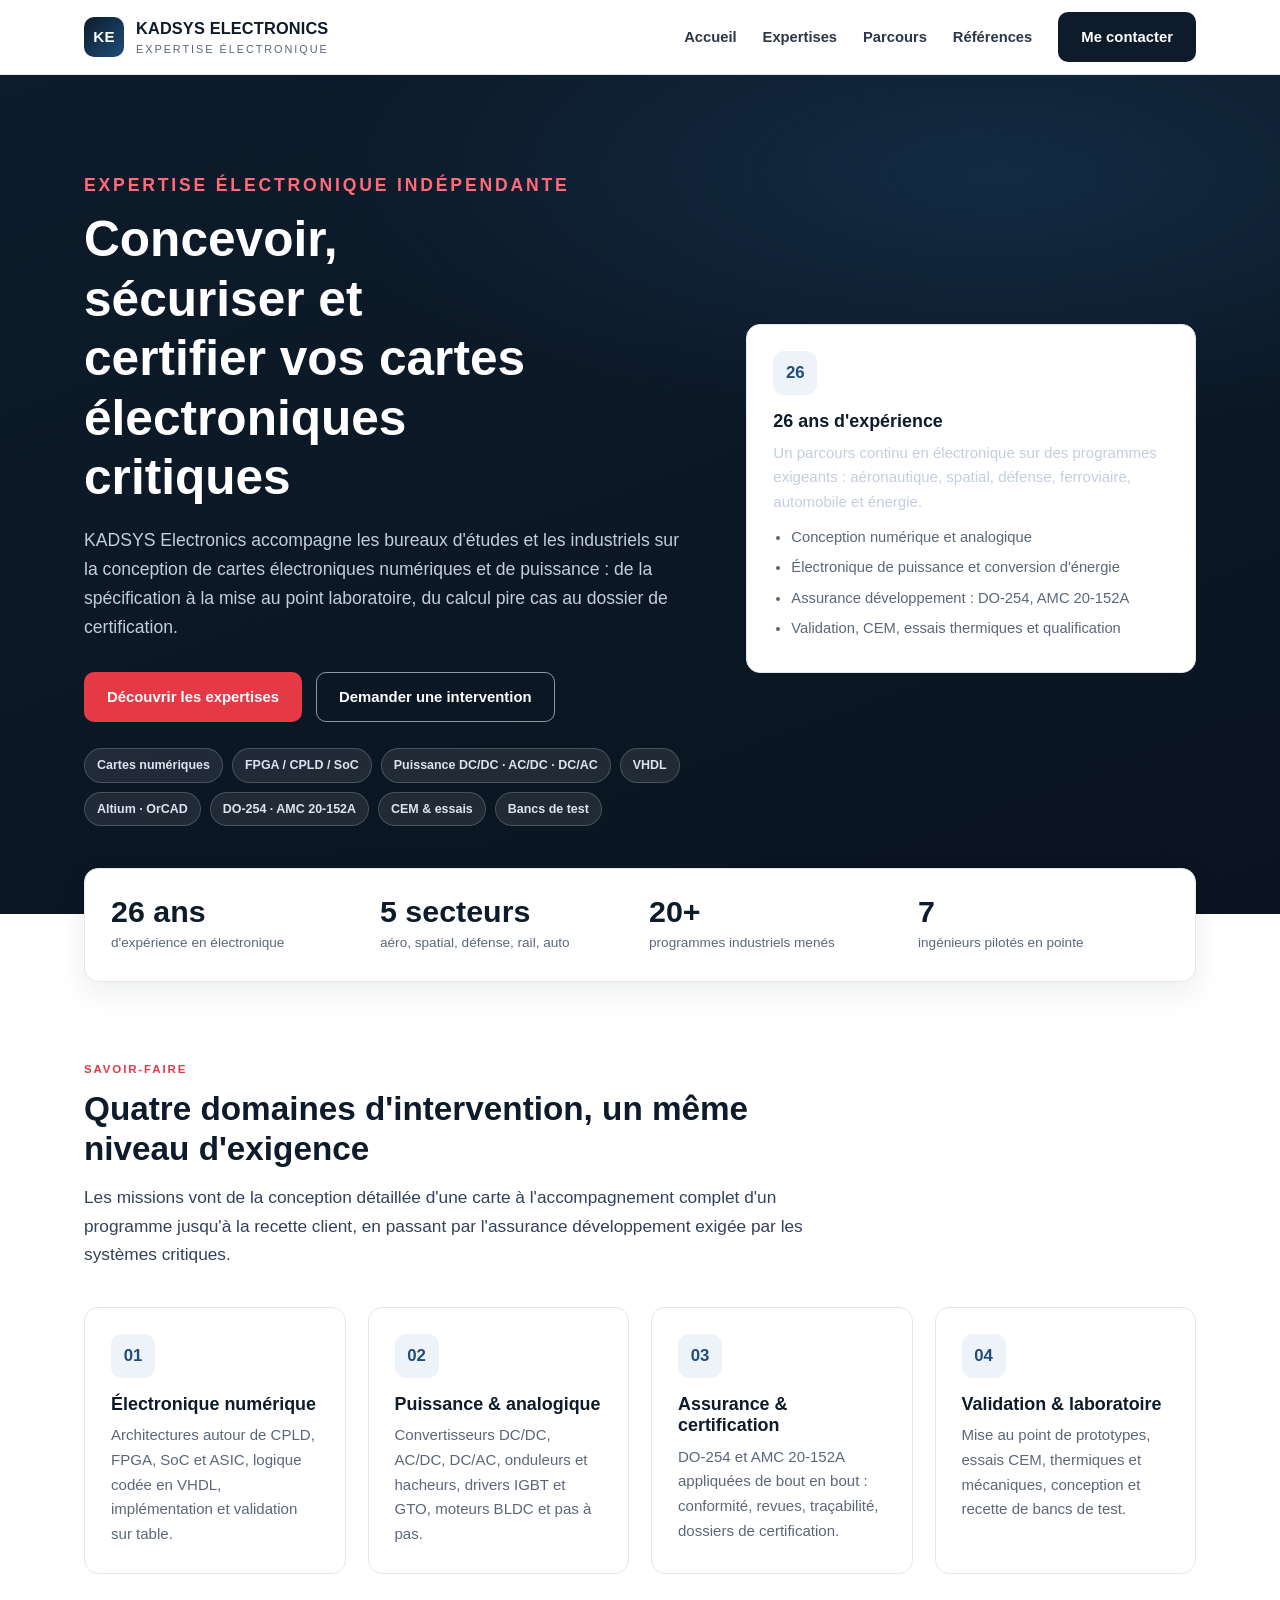
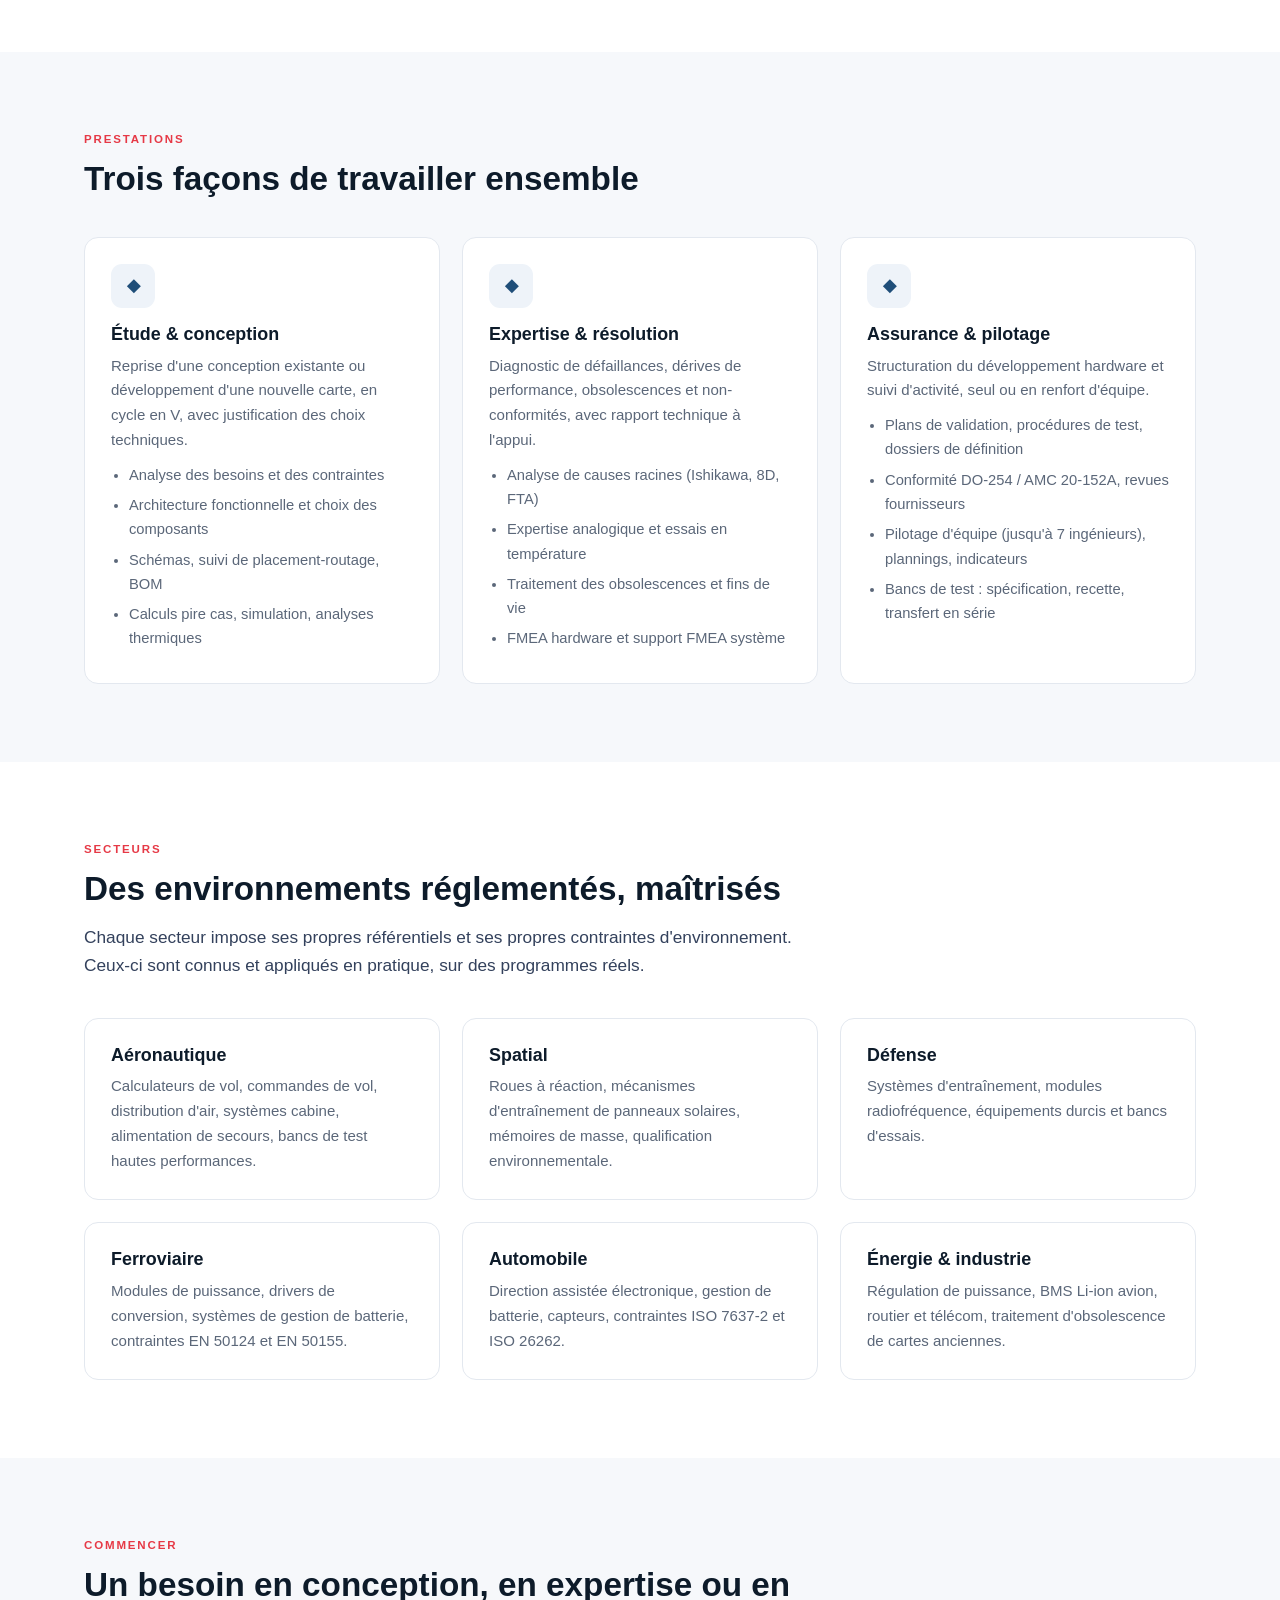
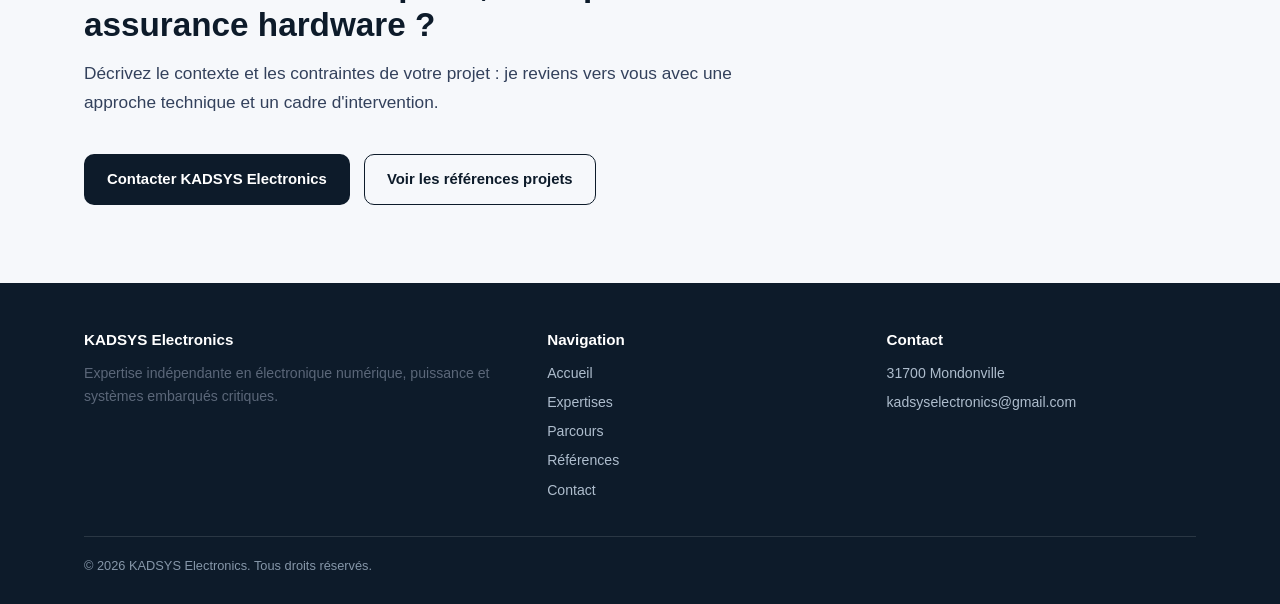
<file: index.html>
<!DOCTYPE html>
<html lang="fr">
<head>
<meta charset="utf-8">
<meta name="viewport" content="width=device-width, initial-scale=1">
<title>KADSYS Electronics | Expert en électronique — Conception de cartes numériques et de puissance</title>
<meta name="description" content="KADSYS Electronics — expertise indépendante en électronique : conception de cartes numériques (FPGA, CPLD, SoC) et de puissance, développement embarqué sur systèmes critiques. Aéronautique, spatial, défense, ferroviaire, automobile. 26 ans d'expérience.">
<meta name="author" content="KADSYS Electronics">
<meta property="og:title" content="KADSYS Electronics | Expert en électronique indépendant">
<meta property="og:description" content="Conception de cartes électroniques numériques et de puissance, développement embarqué et certification sur systèmes critiques. Aéronautique, spatial, défense, ferroviaire, automobile.">
<meta property="og:type" content="website">
<link rel="stylesheet" href="assets/style.css">
</head>
<body>

<header>
  <div class="wrap nav">
    <a class="brand" href="index.html">
      <span class="mark">KE</span>
      <span>
        <b>KADSYS Electronics</b>
        <span>Expertise électronique</span>
      </span>
    </a>
    <button class="burger" aria-label="Ouvrir le menu" aria-expanded="false">&#9776;</button>
    <nav>
      <ul>
        <li><a href="index.html">Accueil</a></li>
        <li><a href="expertises.html">Expertises</a></li>
        <li><a href="parcours.html">Parcours</a></li>
        <li><a href="references.html">Références</a></li>
        <li><a class="btn btn-primary" href="contact.html">Me contacter</a></li>
      </ul>
    </nav>
  </div>
</header>

<section class="hero">
  <div class="wrap hero-grid">
    <div>
      <p class="eyebrow">Expertise électronique indépendante</p>
      <h1>Concevoir, sécuriser et certifier vos cartes électroniques critiques</h1>
      <p>KADSYS Electronics accompagne les bureaux d'études et les industriels sur la conception de cartes électroniques numériques et de puissance : de la spécification à la mise au point laboratoire, du calcul pire cas au dossier de certification.</p>
      <div class="hero-actions">
        <a class="btn btn-primary" href="expertises.html">Découvrir les expertises</a>
        <a class="btn btn-ghost" href="contact.html">Demander une intervention</a>
      </div>
      <div class="tagcloud">
        <span class="tag">Cartes numériques</span>
        <span class="tag">FPGA / CPLD / SoC</span>
        <span class="tag">Puissance DC/DC &middot; AC/DC &middot; DC/AC</span>
        <span class="tag">VHDL</span>
        <span class="tag">Altium &middot; OrCAD</span>
        <span class="tag">DO-254 &middot; AMC 20-152A</span>
        <span class="tag">CEM &amp; essais</span>
        <span class="tag">Bancs de test</span>
      </div>
    </div>
    <div>
      <div class="card">
        <div class="ico">26</div>
        <h3>26 ans d'expérience</h3>
        <p>Un parcours continu en électronique sur des programmes exigeants : aéronautique, spatial, défense, ferroviaire, automobile et énergie.</p>
        <ul>
          <li>Conception numérique et analogique</li>
          <li>Électronique de puissance et conversion d'énergie</li>
          <li>Assurance développement : DO-254, AMC 20-152A</li>
          <li>Validation, CEM, essais thermiques et qualification</li>
        </ul>
      </div>
    </div>
  </div>
</section>

<div class="wrap">
  <div class="stats">
    <div class="stat"><b>26 ans</b><span>d'expérience en électronique</span></div>
    <div class="stat"><b>5 secteurs</b><span>aéro, spatial, défense, rail, auto</span></div>
    <div class="stat"><b>20+</b><span>programmes industriels menés</span></div>
    <div class="stat"><b>7</b><span>ingénieurs pilotés en pointe</span></div>
  </div>
</div>

<section>
  <div class="wrap">
    <div class="section-head">
      <p class="eyebrow">Savoir-faire</p>
      <h2>Quatre domaines d'intervention, un même niveau d'exigence</h2>
      <p class="lead">Les missions vont de la conception détaillée d'une carte à l'accompagnement complet d'un programme jusqu'à la recette client, en passant par l'assurance développement exigée par les systèmes critiques.</p>
    </div>
    <div class="grid-4">
      <div class="card">
        <div class="ico">01</div>
        <h3>Électronique numérique</h3>
        <p>Architectures autour de CPLD, FPGA, SoC et ASIC, logique codée en VHDL, implémentation et validation sur table.</p>
      </div>
      <div class="card">
        <div class="ico">02</div>
        <h3>Puissance &amp; analogique</h3>
        <p>Convertisseurs DC/DC, AC/DC, DC/AC, onduleurs et hacheurs, drivers IGBT et GTO, moteurs BLDC et pas à pas.</p>
      </div>
      <div class="card">
        <div class="ico">03</div>
        <h3>Assurance &amp; certification</h3>
        <p>DO-254 et AMC 20-152A appliquées de bout en bout : conformité, revues, traçabilité, dossiers de certification.</p>
      </div>
      <div class="card">
        <div class="ico">04</div>
        <h3>Validation &amp; laboratoire</h3>
        <p>Mise au point de prototypes, essais CEM, thermiques et mécaniques, conception et recette de bancs de test.</p>
      </div>
    </div>
  </div>
</section>

<section class="alt">
  <div class="wrap">
    <div class="section-head">
      <p class="eyebrow">Prestations</p>
      <h2>Trois façons de travailler ensemble</h2>
    </div>
    <div class="grid-3">
      <div class="card">
        <div class="ico">&#9670;</div>
        <h3>Étude &amp; conception</h3>
        <p>Reprise d'une conception existante ou développement d'une nouvelle carte, en cycle en V, avec justification des choix techniques.</p>
        <ul>
          <li>Analyse des besoins et des contraintes</li>
          <li>Architecture fonctionnelle et choix des composants</li>
          <li>Schémas, suivi de placement-routage, BOM</li>
          <li>Calculs pire cas, simulation, analyses thermiques</li>
        </ul>
      </div>
      <div class="card">
        <div class="ico">&#9670;</div>
        <h3>Expertise &amp; résolution</h3>
        <p>Diagnostic de défaillances, dérives de performance, obsolescences et non-conformités, avec rapport technique à l'appui.</p>
        <ul>
          <li>Analyse de causes racines (Ishikawa, 8D, FTA)</li>
          <li>Expertise analogique et essais en température</li>
          <li>Traitement des obsolescences et fins de vie</li>
          <li>FMEA hardware et support FMEA système</li>
        </ul>
      </div>
      <div class="card">
        <div class="ico">&#9670;</div>
        <h3>Assurance &amp; pilotage</h3>
        <p>Structuration du développement hardware et suivi d'activité, seul ou en renfort d'équipe.</p>
        <ul>
          <li>Plans de validation, procédures de test, dossiers de définition</li>
          <li>Conformité DO-254 / AMC 20-152A, revues fournisseurs</li>
          <li>Pilotage d'équipe (jusqu'à 7 ingénieurs), plannings, indicateurs</li>
          <li>Bancs de test : spécification, recette, transfert en série</li>
        </ul>
      </div>
    </div>
  </div>
</section>

<section>
  <div class="wrap">
    <div class="section-head">
      <p class="eyebrow">Secteurs</p>
      <h2>Des environnements réglementés, maîtrisés</h2>
      <p class="lead">Chaque secteur impose ses propres référentiels et ses propres contraintes d'environnement. Ceux-ci sont connus et appliqués en pratique, sur des programmes réels.</p>
    </div>
    <div class="grid-3">
      <div class="card"><h3>Aéronautique</h3><p>Calculateurs de vol, commandes de vol, distribution d'air, systèmes cabine, alimentation de secours, bancs de test hautes performances.</p></div>
      <div class="card"><h3>Spatial</h3><p>Roues à réaction, mécanismes d'entraînement de panneaux solaires, mémoires de masse, qualification environnementale.</p></div>
      <div class="card"><h3>Défense</h3><p>Systèmes d'entraînement, modules radiofréquence, équipements durcis et bancs d'essais.</p></div>
      <div class="card"><h3>Ferroviaire</h3><p>Modules de puissance, drivers de conversion, systèmes de gestion de batterie, contraintes EN 50124 et EN 50155.</p></div>
      <div class="card"><h3>Automobile</h3><p>Direction assistée électronique, gestion de batterie, capteurs, contraintes ISO 7637-2 et ISO 26262.</p></div>
      <div class="card"><h3>Énergie &amp; industrie</h3><p>Régulation de puissance, BMS Li-ion avion, routier et télécom, traitement d'obsolescence de cartes anciennes.</p></div>
    </div>
  </div>
</section>

<section class="alt">
  <div class="wrap">
    <div class="section-head">
      <p class="eyebrow">Commencer</p>
      <h2>Un besoin en conception, en expertise ou en assurance hardware ?</h2>
      <p class="lead">Décrivez le contexte et les contraintes de votre projet : je reviens vers vous avec une approche technique et un cadre d'intervention.</p>
    </div>
    <div class="hero-actions" style="margin-top:0">
      <a class="btn btn-primary" href="contact.html">Contacter KADSYS Electronics</a>
      <a class="btn btn-ghost" href="references.html">Voir les références projets</a>
    </div>
  </div>
</section>

<footer>
  <div class="wrap">
    <div class="foot-grid">
      <div>
        <b>KADSYS Electronics</b>
        <p>Expertise indépendante en électronique numérique, puissance et systèmes embarqués critiques.</p>
      </div>
      <div>
        <b>Navigation</b>
        <ul>
          <li><a href="index.html">Accueil</a></li>
          <li><a href="expertises.html">Expertises</a></li>
          <li><a href="parcours.html">Parcours</a></li>
          <li><a href="references.html">Références</a></li>
          <li><a href="contact.html">Contact</a></li>
        </ul>
      </div>
      <div>
        <b>Contact</b>
        <ul>
          <li>31700 Mondonville</li>
          <li><a href="mailto:kadsyselectronics@gmail.com">kadsyselectronics@gmail.com</a></li>
        </ul>
      </div>
    </div>
    <div class="foot-bottom">
      &copy; <span id="year">2026</span> KADSYS Electronics. Tous droits réservés.
    </div>
  </div>
</footer>

<script src="assets/script.js"></script>
</body>
</html>
</file>
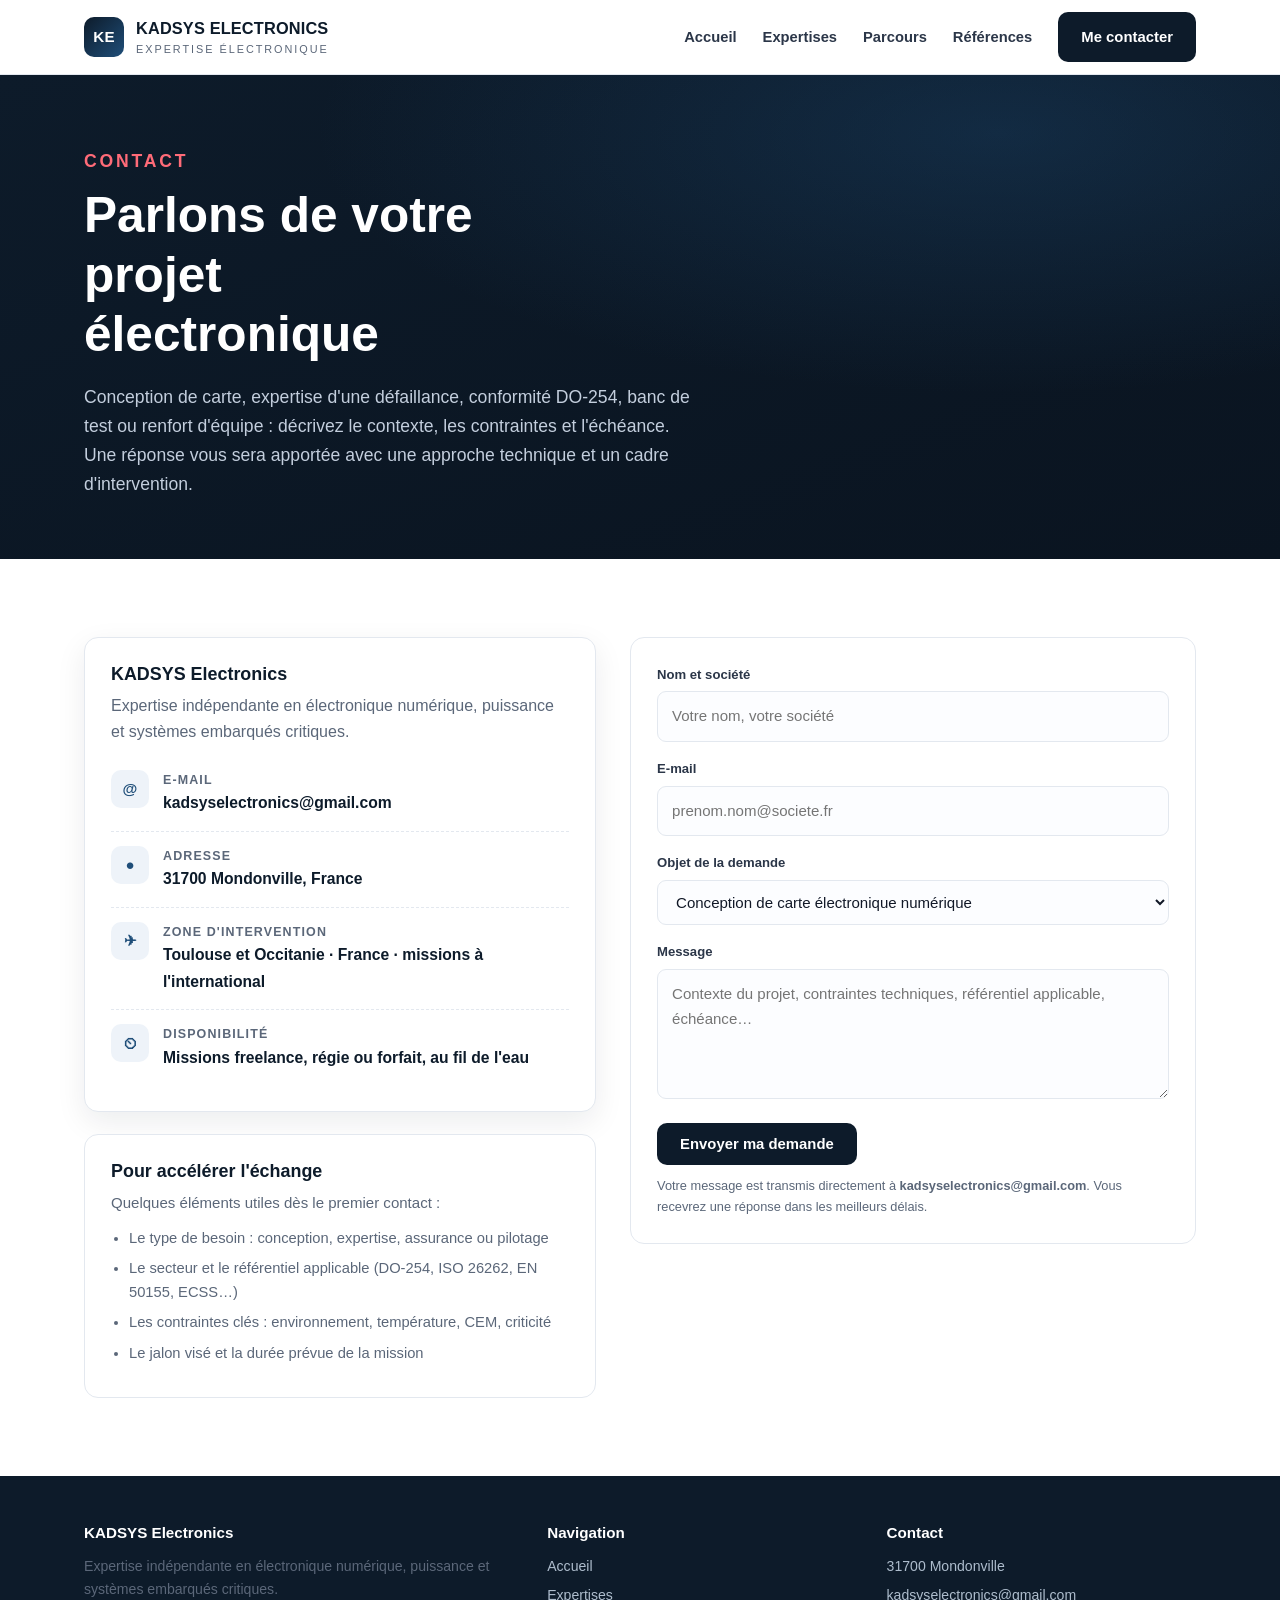
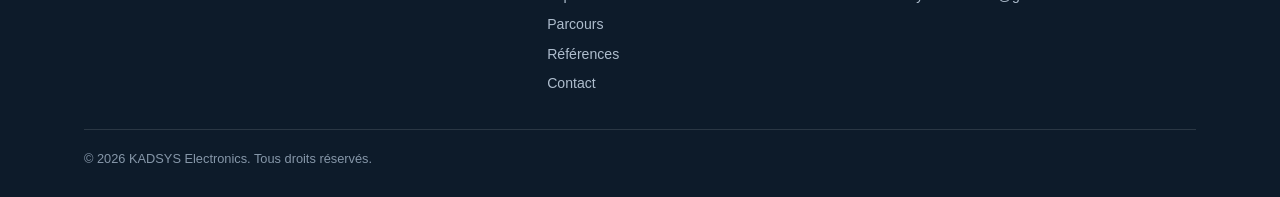
<file: contact.html>
<!DOCTYPE html>
<html lang="fr">
<head>
<meta charset="utf-8">
<meta name="viewport" content="width=device-width, initial-scale=1">
<title>Contact | KADSYS Electronics</title>
<meta name="description" content="Contacter KADSYS Electronics — expertise électronique indépendante. Mondonville (31), proximité Toulouse. kadsyselectronics@gmail.com">
<link rel="stylesheet" href="assets/style.css">
</head>
<body>

<header>
  <div class="wrap nav">
    <a class="brand" href="index.html">
      <span class="mark">KE</span>
      <span>
        <b>KADSYS Electronics</b>
        <span>Expertise électronique</span>
      </span>
    </a>
    <button class="burger" aria-label="Ouvrir le menu" aria-expanded="false">&#9776;</button>
    <nav>
      <ul>
        <li><a href="index.html">Accueil</a></li>
        <li><a href="expertises.html">Expertises</a></li>
        <li><a href="parcours.html">Parcours</a></li>
        <li><a href="references.html">Références</a></li>
        <li><a class="btn btn-primary" href="contact.html">Me contacter</a></li>
      </ul>
    </nav>
  </div>
</header>

<section class="hero" style="padding:72px 0 60px">
  <div class="wrap">
    <p class="eyebrow">Contact</p>
    <h1>Parlons de votre projet électronique</h1>
    <p>Conception de carte, expertise d'une défaillance, conformité DO-254, banc de test ou renfort d'équipe : décrivez le contexte, les contraintes et l'échéance. Une réponse vous sera apportée avec une approche technique et un cadre d'intervention.</p>
  </div>
</section>

<section>
  <div class="wrap contact-grid">

    <div>
      <div class="info-card">
        <h3>KADSYS Electronics</h3>
        <p style="margin-bottom:10px">Expertise indépendante en électronique numérique, puissance et systèmes embarqués critiques.</p>
        <div class="info-row">
          <span class="ico">@</span>
          <div>
            <b>E-mail</b>
            <a href="mailto:kadsyselectronics@gmail.com">kadsyselectronics@gmail.com</a>
          </div>
        </div>
        <div class="info-row">
          <span class="ico">&#9679;</span>
          <div>
            <b>Adresse</b>
            <span>31700 Mondonville, France</span>
          </div>
        </div>
        <div class="info-row">
          <span class="ico">&#9992;</span>
          <div>
            <b>Zone d'intervention</b>
            <span>Toulouse et Occitanie &middot; France &middot; missions à l'international</span>
          </div>
        </div>
        <div class="info-row">
          <span class="ico">&#9202;</span>
          <div>
            <b>Disponibilité</b>
            <span>Missions freelance, régie ou forfait, au fil de l'eau</span>
          </div>
        </div>
      </div>

      <div class="card" style="margin-top:22px">
        <h3>Pour accélérer l'échange</h3>
        <p>Quelques éléments utiles dès le premier contact :</p>
        <ul>
          <li>Le type de besoin : conception, expertise, assurance ou pilotage</li>
          <li>Le secteur et le référentiel applicable (DO-254, ISO 26262, EN 50155, ECSS&hellip;)</li>
          <li>Les contraintes clés : environnement, température, CEM, criticité</li>
          <li>Le jalon visé et la durée prévue de la mission</li>
        </ul>
      </div>
    </div>

    <div>
      <form id="contact-form" action="https://formsubmit.co/kadsyselectronics@gmail.com" method="POST">
        <input type="hidden" name="_next" value="https://kadsyselectronics.com/index.html">
        <div class="form-ok" id="form-ok"></div>

        <label for="nom">Nom et société</label>
        <input id="nom" name="nom" type="text" placeholder="Votre nom, votre société" required>

        <label for="email">E-mail</label>
        <input id="email" name="email" type="email" placeholder="prenom.nom@societe.fr" required>

        <label for="sujet">Objet de la demande</label>
        <select id="sujet" name="sujet">
          <option>Conception de carte électronique numérique</option>
          <option>Conception électronique de puissance</option>
          <option>Expertise et résolution de défaillance</option>
          <option>Assurance développement / conformité DO-254</option>
          <option>Bancs de test et validation</option>
          <option>Pilotage et gestion de projet hardware</option>
          <option>Autre demande</option>
        </select>

        <label for="message">Message</label>
        <textarea id="message" name="message" placeholder="Contexte du projet, contraintes techniques, référentiel applicable, échéance&hellip;" required></textarea>

        <button class="btn btn-primary" type="submit">Envoyer ma demande</button>
        <p class="form-note">
          Votre message est transmis directement à <strong>kadsyselectronics@gmail.com</strong>.
          Vous recevrez une réponse dans les meilleurs délais.
        </p>
      </form>
    </div>

  </div>
</section>

<footer>
  <div class="wrap">
    <div class="foot-grid">
      <div>
        <b>KADSYS Electronics</b>
        <p>Expertise indépendante en électronique numérique, puissance et systèmes embarqués critiques.</p>
      </div>
      <div>
        <b>Navigation</b>
        <ul>
          <li><a href="index.html">Accueil</a></li>
          <li><a href="expertises.html">Expertises</a></li>
          <li><a href="parcours.html">Parcours</a></li>
          <li><a href="references.html">Références</a></li>
          <li><a href="contact.html">Contact</a></li>
        </ul>
      </div>
      <div>
        <b>Contact</b>
        <ul>
          <li>31700 Mondonville</li>
          <li><a href="mailto:kadsyselectronics@gmail.com">kadsyselectronics@gmail.com</a></li>
        </ul>
      </div>
    </div>
    <div class="foot-bottom">
      &copy; <span id="year">2026</span> KADSYS Electronics. Tous droits réservés.
    </div>
  </div>
</footer>

<script src="assets/script.js"></script>
</body>
</html>
</file>
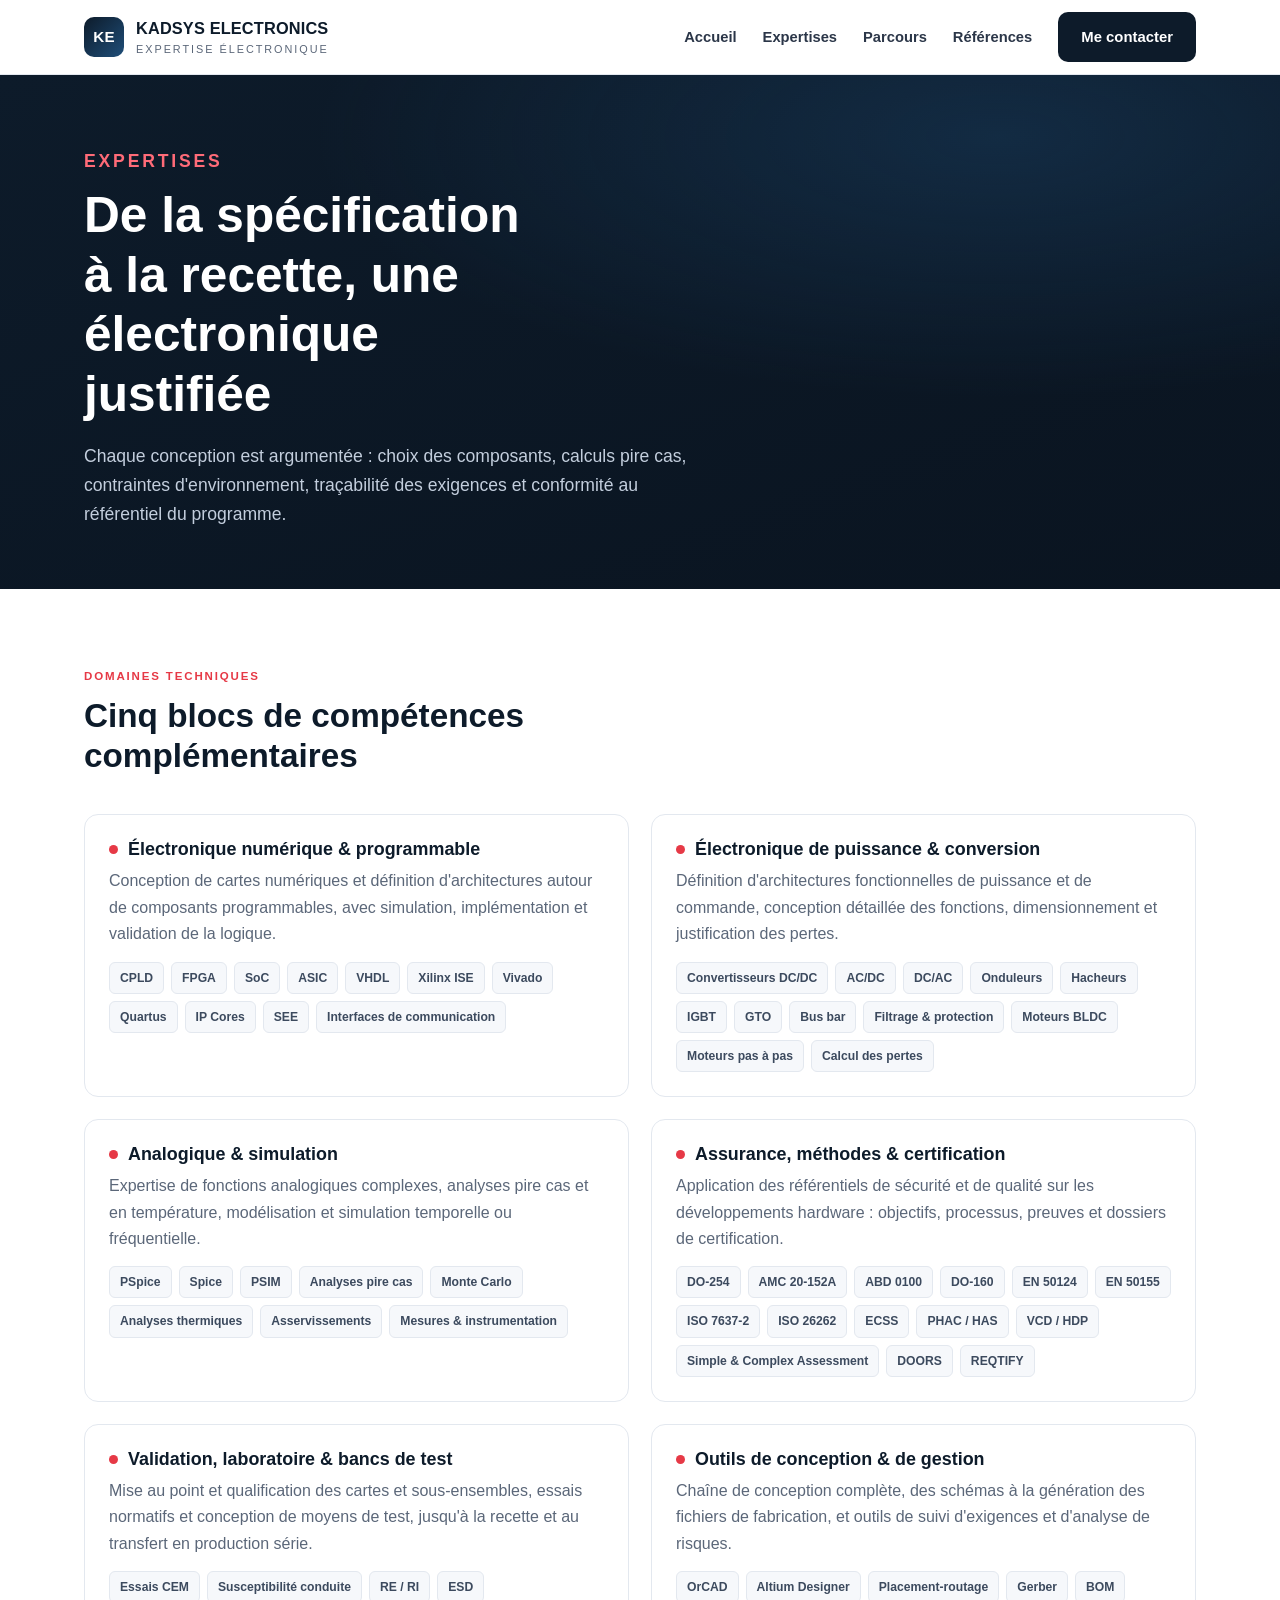
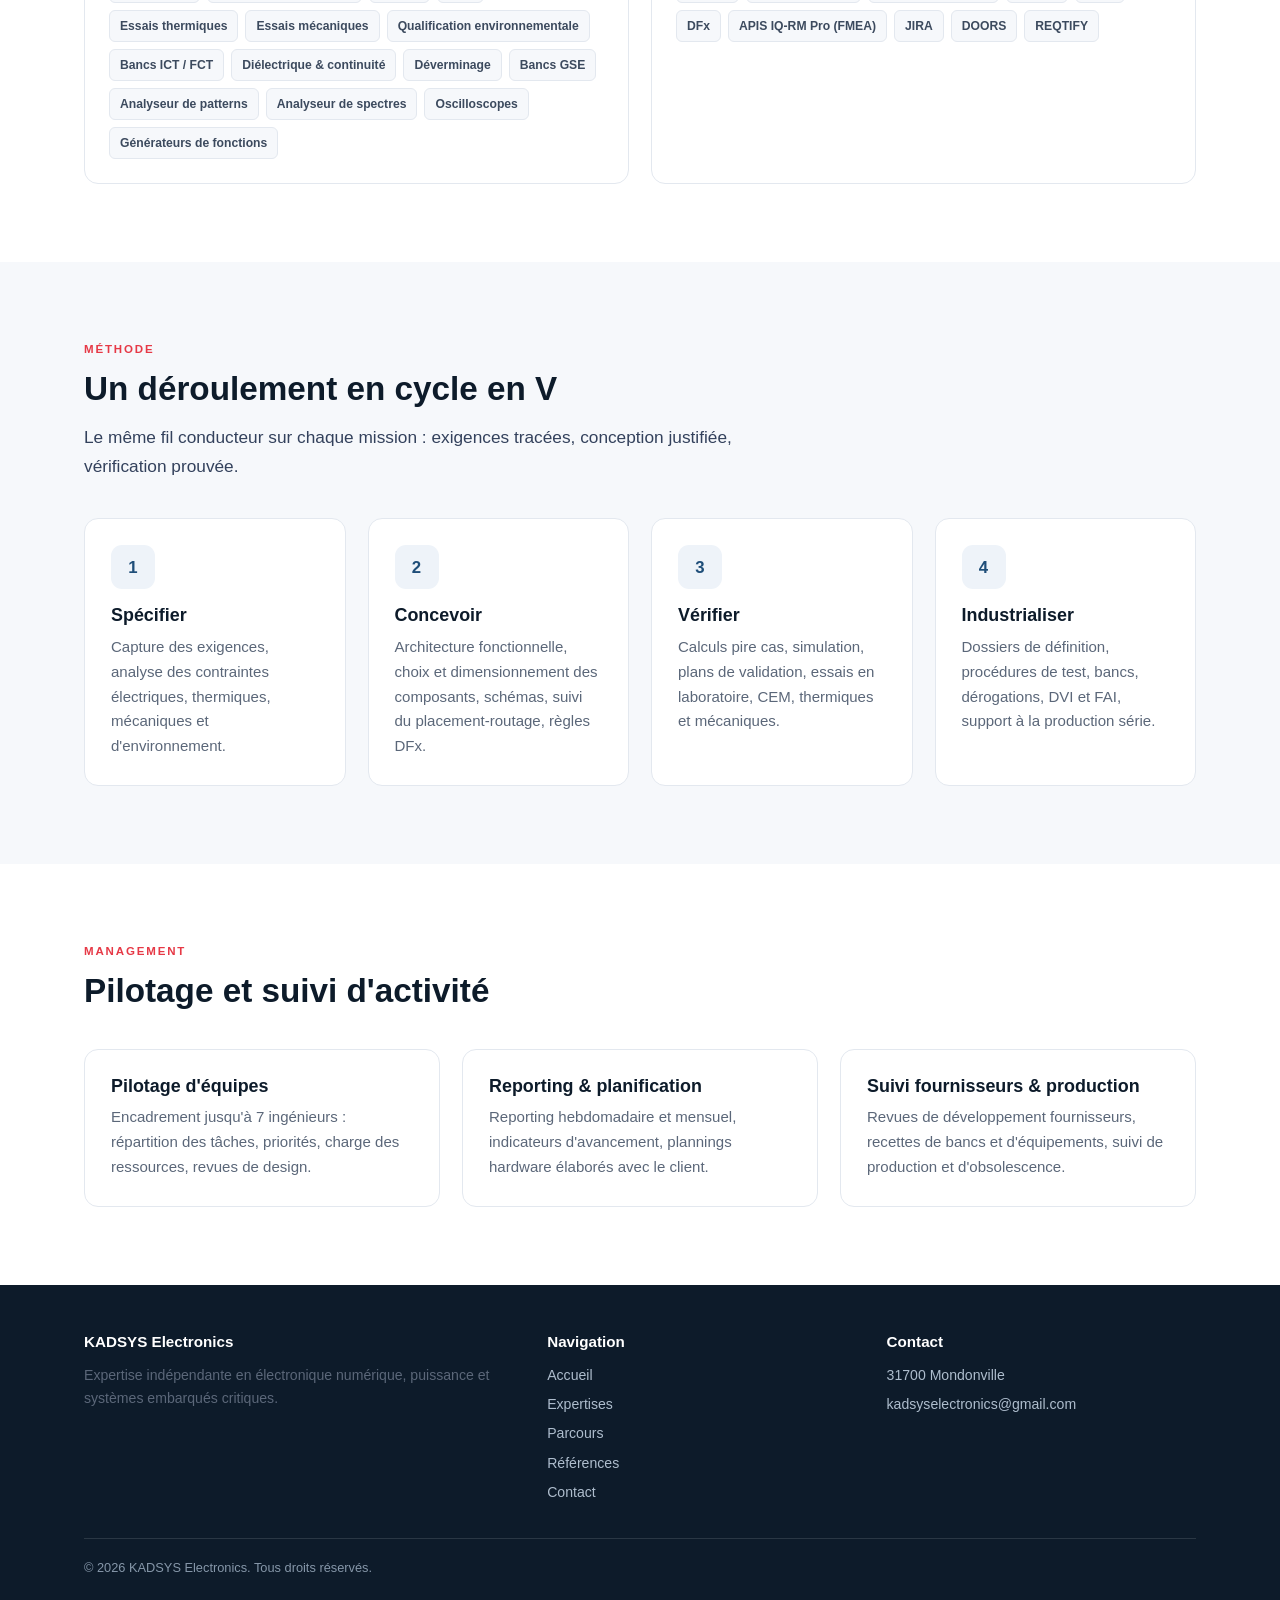
<file: expertises.html>
<!DOCTYPE html>
<html lang="fr">
<head>
<meta charset="utf-8">
<meta name="viewport" content="width=device-width, initial-scale=1">
<title>Expertises | KADSYS Electronics</title>
<meta name="description" content="Expertises KADSYS Electronics : conception de cartes électroniques numériques (FPGA, CPLD, SoC, VHDL), électronique de puissance, assurance et certification DO-254 / AMC 20-152A, validation laboratoire et bancs de test.">
<link rel="stylesheet" href="assets/style.css">
</head>
<body>

<header>
  <div class="wrap nav">
    <a class="brand" href="index.html">
      <span class="mark">KE</span>
      <span>
        <b>KADSYS Electronics</b>
        <span>Expertise électronique</span>
      </span>
    </a>
    <button class="burger" aria-label="Ouvrir le menu" aria-expanded="false">&#9776;</button>
    <nav>
      <ul>
        <li><a href="index.html">Accueil</a></li>
        <li><a href="expertises.html">Expertises</a></li>
        <li><a href="parcours.html">Parcours</a></li>
        <li><a href="references.html">Références</a></li>
        <li><a class="btn btn-primary" href="contact.html">Me contacter</a></li>
      </ul>
    </nav>
  </div>
</header>

<section class="hero" style="padding:72px 0 60px">
  <div class="wrap">
    <p class="eyebrow">Expertises</p>
    <h1>De la spécification à la recette, une électronique justifiée</h1>
    <p>Chaque conception est argumentée : choix des composants, calculs pire cas, contraintes d'environnement, traçabilité des exigences et conformité au référentiel du programme.</p>
  </div>
</section>

<section>
  <div class="wrap">
    <div class="section-head">
      <p class="eyebrow">Domaines techniques</p>
      <h2>Cinq blocs de compétences complémentaires</h2>
    </div>

    <div class="grid-2">
      <div class="skill-block">
        <h3><span class="dot"></span>Électronique numérique &amp; programmable</h3>
        <p>Conception de cartes numériques et définition d'architectures autour de composants programmables, avec simulation, implémentation et validation de la logique.</p>
        <div class="chips">
          <span class="chip">CPLD</span><span class="chip">FPGA</span><span class="chip">SoC</span><span class="chip">ASIC</span>
          <span class="chip">VHDL</span><span class="chip">Xilinx ISE</span><span class="chip">Vivado</span><span class="chip">Quartus</span>
          <span class="chip">IP Cores</span><span class="chip">SEE</span><span class="chip">Interfaces de communication</span>
        </div>
      </div>

      <div class="skill-block">
        <h3><span class="dot"></span>Électronique de puissance &amp; conversion</h3>
        <p>Définition d'architectures fonctionnelles de puissance et de commande, conception détaillée des fonctions, dimensionnement et justification des pertes.</p>
        <div class="chips">
          <span class="chip">Convertisseurs DC/DC</span><span class="chip">AC/DC</span><span class="chip">DC/AC</span>
          <span class="chip">Onduleurs</span><span class="chip">Hacheurs</span><span class="chip">IGBT</span><span class="chip">GTO</span>
          <span class="chip">Bus bar</span><span class="chip">Filtrage &amp; protection</span><span class="chip">Moteurs BLDC</span>
          <span class="chip">Moteurs pas à pas</span><span class="chip">Calcul des pertes</span>
        </div>
      </div>

      <div class="skill-block">
        <h3><span class="dot"></span>Analogique &amp; simulation</h3>
        <p>Expertise de fonctions analogiques complexes, analyses pire cas et en température, modélisation et simulation temporelle ou fréquentielle.</p>
        <div class="chips">
          <span class="chip">PSpice</span><span class="chip">Spice</span><span class="chip">PSIM</span>
          <span class="chip">Analyses pire cas</span><span class="chip">Monte Carlo</span><span class="chip">Analyses thermiques</span>
          <span class="chip">Asservissements</span><span class="chip">Mesures &amp; instrumentation</span>
        </div>
      </div>

      <div class="skill-block">
        <h3><span class="dot"></span>Assurance, méthodes &amp; certification</h3>
        <p>Application des référentiels de sécurité et de qualité sur les développements hardware : objectifs, processus, preuves et dossiers de certification.</p>
        <div class="chips">
          <span class="chip">DO-254</span><span class="chip">AMC 20-152A</span><span class="chip">ABD 0100</span><span class="chip">DO-160</span>
          <span class="chip">EN 50124</span><span class="chip">EN 50155</span><span class="chip">ISO 7637-2</span><span class="chip">ISO 26262</span>
          <span class="chip">ECSS</span><span class="chip">PHAC / HAS</span><span class="chip">VCD / HDP</span>
          <span class="chip">Simple &amp; Complex Assessment</span><span class="chip">DOORS</span><span class="chip">REQTIFY</span>
        </div>
      </div>

      <div class="skill-block">
        <h3><span class="dot"></span>Validation, laboratoire &amp; bancs de test</h3>
        <p>Mise au point et qualification des cartes et sous-ensembles, essais normatifs et conception de moyens de test, jusqu'à la recette et au transfert en production série.</p>
        <div class="chips">
          <span class="chip">Essais CEM</span><span class="chip">Susceptibilité conduite</span><span class="chip">RE / RI</span><span class="chip">ESD</span>
          <span class="chip">Essais thermiques</span><span class="chip">Essais mécaniques</span><span class="chip">Qualification environnementale</span>
          <span class="chip">Bancs ICT / FCT</span><span class="chip">Diélectrique &amp; continuité</span><span class="chip">Déverminage</span>
          <span class="chip">Bancs GSE</span><span class="chip">Analyseur de patterns</span><span class="chip">Analyseur de spectres</span>
          <span class="chip">Oscilloscopes</span><span class="chip">Générateurs de fonctions</span>
        </div>
      </div>

      <div class="skill-block">
        <h3><span class="dot"></span>Outils de conception &amp; de gestion</h3>
        <p>Chaîne de conception complète, des schémas à la génération des fichiers de fabrication, et outils de suivi d'exigences et d'analyse de risques.</p>
        <div class="chips">
          <span class="chip">OrCAD</span><span class="chip">Altium Designer</span><span class="chip">Placement-routage</span>
          <span class="chip">Gerber</span><span class="chip">BOM</span><span class="chip">DFx</span>
          <span class="chip">APIS IQ-RM Pro (FMEA)</span><span class="chip">JIRA</span><span class="chip">DOORS</span><span class="chip">REQTIFY</span>
        </div>
      </div>
    </div>
  </div>
</section>

<section class="alt">
  <div class="wrap">
    <div class="section-head">
      <p class="eyebrow">Méthode</p>
      <h2>Un déroulement en cycle en V</h2>
      <p class="lead">Le même fil conducteur sur chaque mission : exigences tracées, conception justifiée, vérification prouvée.</p>
    </div>
    <div class="grid-4">
      <div class="card"><div class="ico">1</div><h3>Spécifier</h3><p>Capture des exigences, analyse des contraintes électriques, thermiques, mécaniques et d'environnement.</p></div>
      <div class="card"><div class="ico">2</div><h3>Concevoir</h3><p>Architecture fonctionnelle, choix et dimensionnement des composants, schémas, suivi du placement-routage, règles DFx.</p></div>
      <div class="card"><div class="ico">3</div><h3>Vérifier</h3><p>Calculs pire cas, simulation, plans de validation, essais en laboratoire, CEM, thermiques et mécaniques.</p></div>
      <div class="card"><div class="ico">4</div><h3>Industrialiser</h3><p>Dossiers de définition, procédures de test, bancs, dérogations, DVI et FAI, support à la production série.</p></div>
    </div>
  </div>
</section>

<section>
  <div class="wrap">
    <div class="section-head">
      <p class="eyebrow">Management</p>
      <h2>Pilotage et suivi d'activité</h2>
    </div>
    <div class="grid-3">
      <div class="card"><h3>Pilotage d'équipes</h3><p>Encadrement jusqu'à 7 ingénieurs : répartition des tâches, priorités, charge des ressources, revues de design.</p></div>
      <div class="card"><h3>Reporting &amp; planification</h3><p>Reporting hebdomadaire et mensuel, indicateurs d'avancement, plannings hardware élaborés avec le client.</p></div>
      <div class="card"><h3>Suivi fournisseurs &amp; production</h3><p>Revues de développement fournisseurs, recettes de bancs et d'équipements, suivi de production et d'obsolescence.</p></div>
    </div>
  </div>
</section>

<footer>
  <div class="wrap">
    <div class="foot-grid">
      <div>
        <b>KADSYS Electronics</b>
        <p>Expertise indépendante en électronique numérique, puissance et systèmes embarqués critiques.</p>
      </div>
      <div>
        <b>Navigation</b>
        <ul>
          <li><a href="index.html">Accueil</a></li>
          <li><a href="expertises.html">Expertises</a></li>
          <li><a href="parcours.html">Parcours</a></li>
          <li><a href="references.html">Références</a></li>
          <li><a href="contact.html">Contact</a></li>
        </ul>
      </div>
      <div>
        <b>Contact</b>
        <ul>
          <li>31700 Mondonville</li>
          <li><a href="mailto:kadsyselectronics@gmail.com">kadsyselectronics@gmail.com</a></li>
        </ul>
      </div>
    </div>
    <div class="foot-bottom">
      &copy; <span id="year">2026</span> KADSYS Electronics. Tous droits réservés.
    </div>
  </div>
</footer>

<script src="assets/script.js"></script>
</body>
</html>
</file>
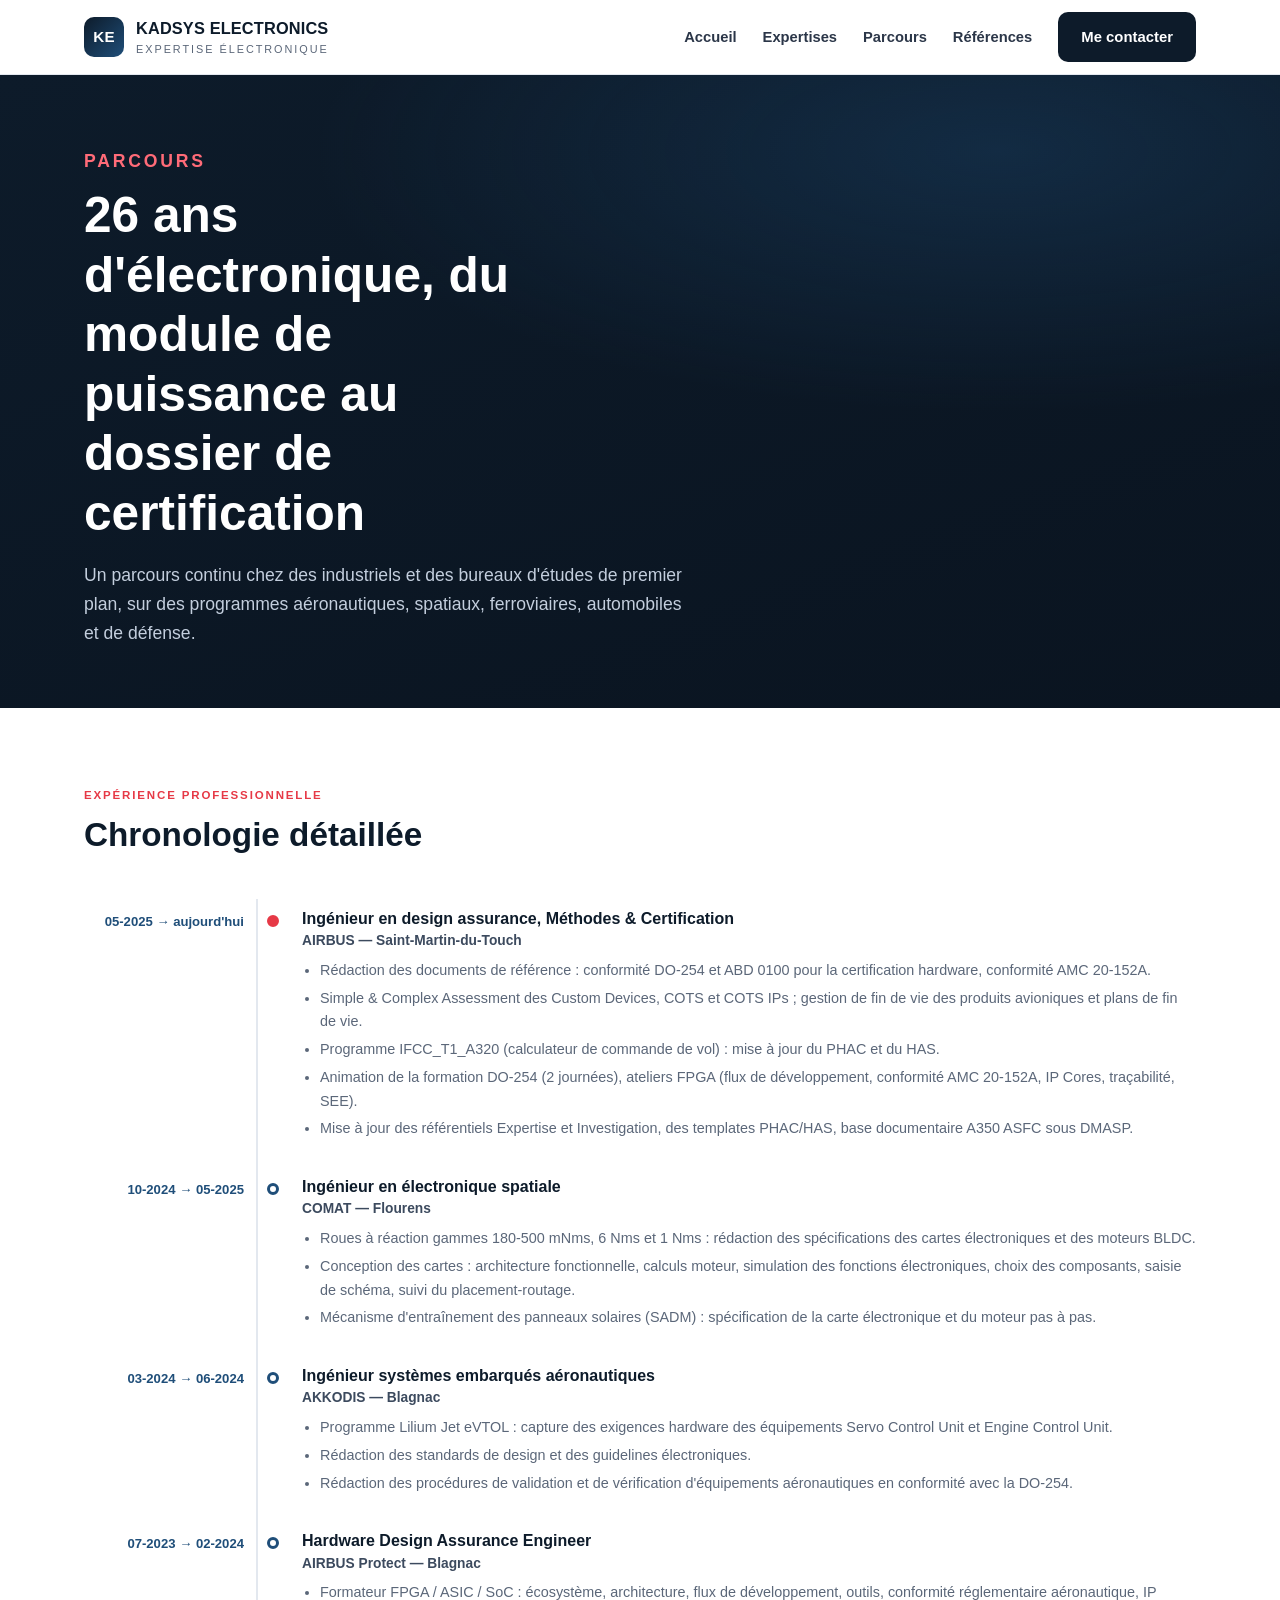
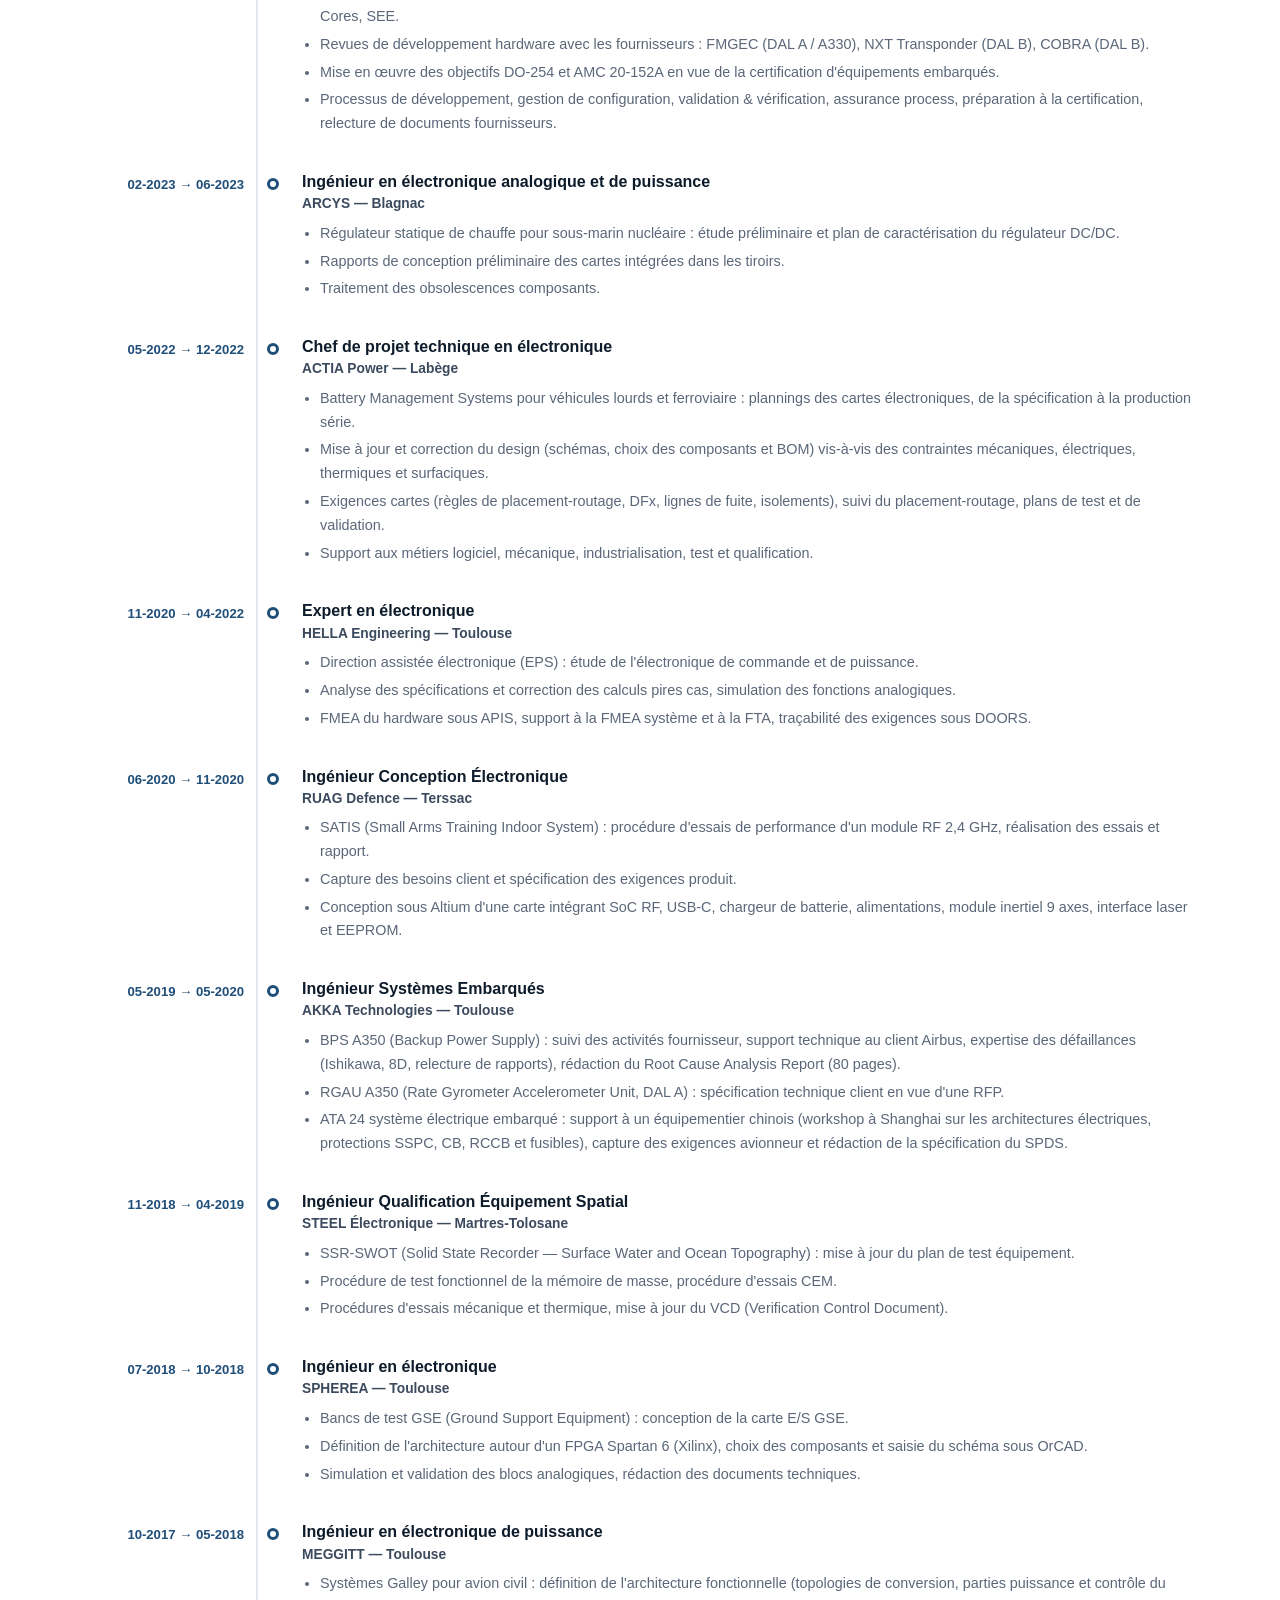
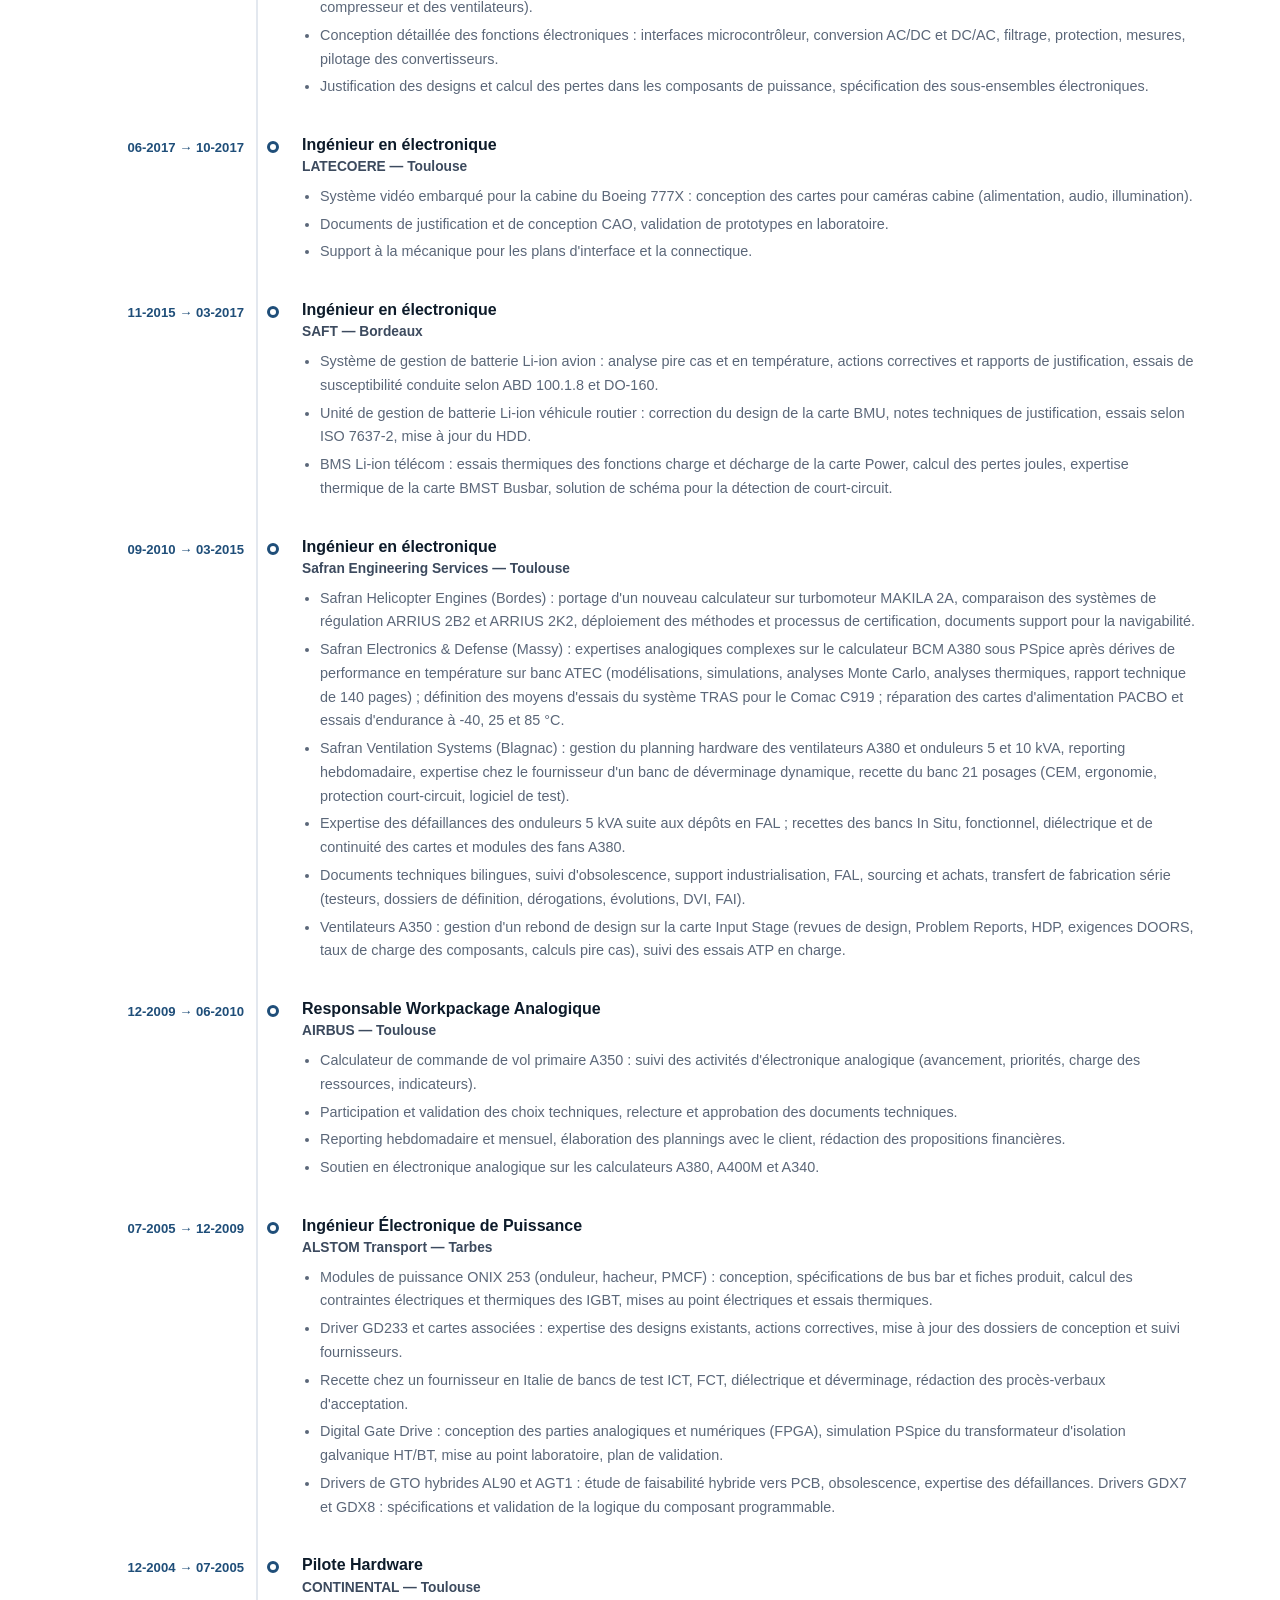
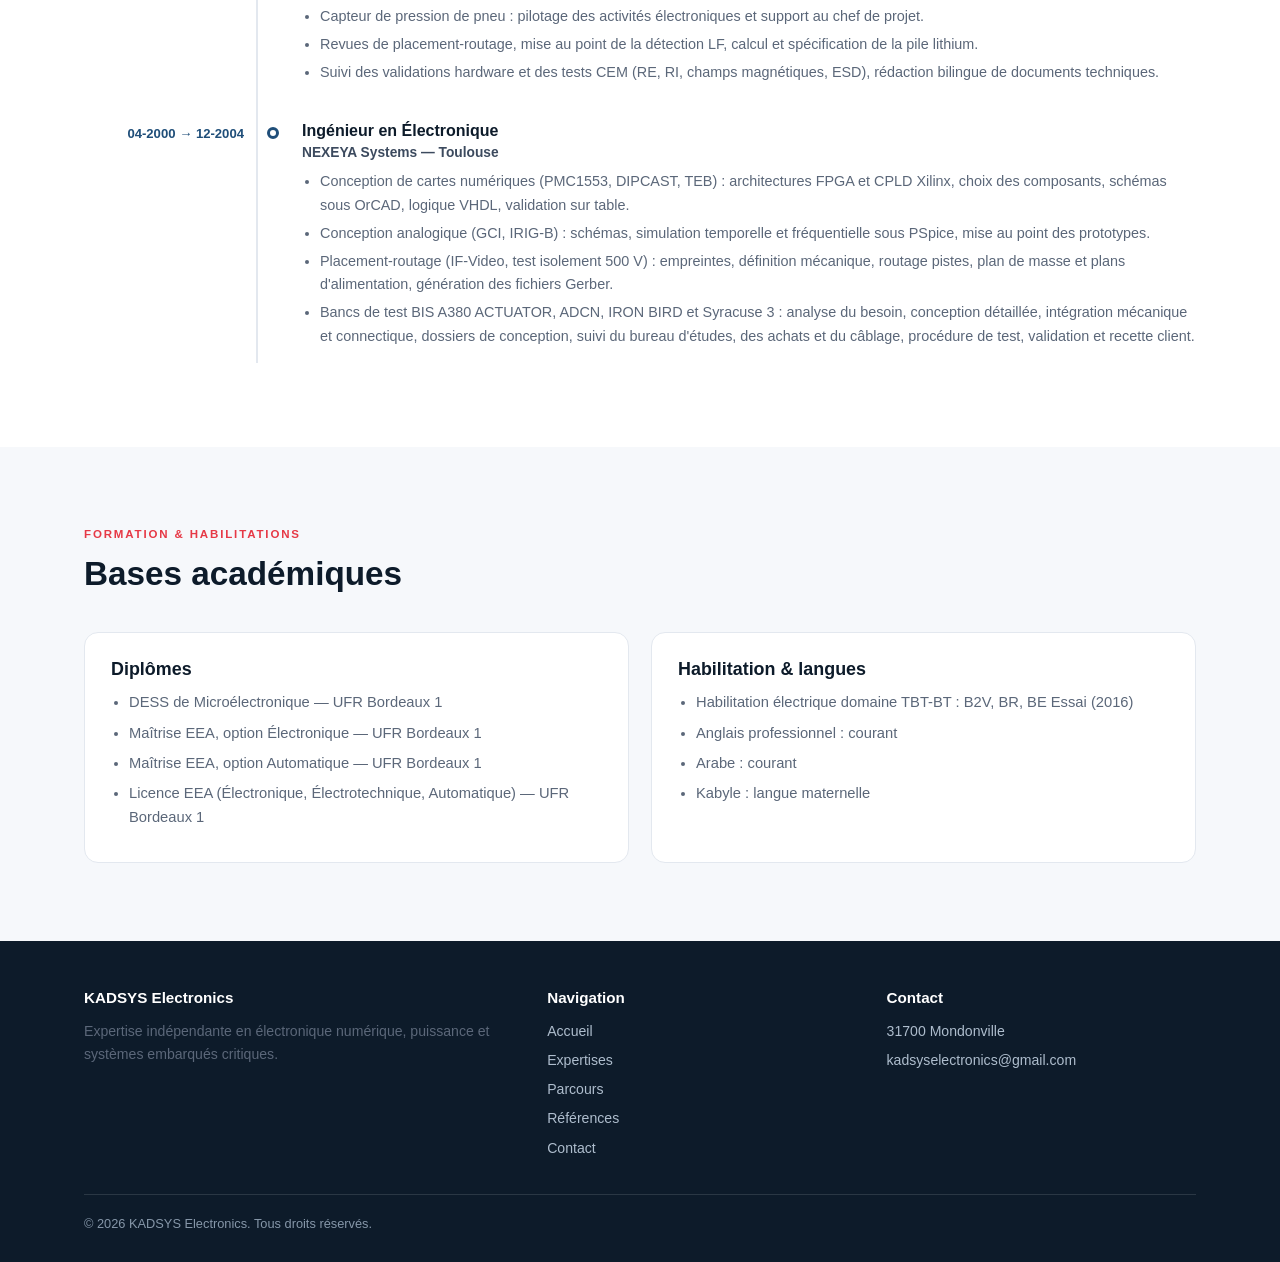
<file: parcours.html>
<!DOCTYPE html>
<html lang="fr">
<head>
<meta charset="utf-8">
<meta name="viewport" content="width=device-width, initial-scale=1">
<title>Parcours | KADSYS Electronics</title>
<meta name="description" content="26 ans de parcours en électronique : Nexeya, Continental, Alstom Transport, Airbus, Safran, SAFT, Latecoere, Meggitt, Spherea, Steel Électronique, AKKA, Ruag, Hella, Actia Power, Arcys, Airbus Protect, Comat, Airbus.">
<link rel="stylesheet" href="assets/style.css">
</head>
<body>

<header>
  <div class="wrap nav">
    <a class="brand" href="index.html">
      <span class="mark">KE</span>
      <span>
        <b>KADSYS Electronics</b>
        <span>Expertise électronique</span>
      </span>
    </a>
    <button class="burger" aria-label="Ouvrir le menu" aria-expanded="false">&#9776;</button>
    <nav>
      <ul>
        <li><a href="index.html">Accueil</a></li>
        <li><a href="expertises.html">Expertises</a></li>
        <li><a href="parcours.html">Parcours</a></li>
        <li><a href="references.html">Références</a></li>
        <li><a class="btn btn-primary" href="contact.html">Me contacter</a></li>
      </ul>
    </nav>
  </div>
</header>

<section class="hero" style="padding:72px 0 60px">
  <div class="wrap">
    <p class="eyebrow">Parcours</p>
    <h1>26 ans d'électronique, du module de puissance au dossier de certification</h1>
    <p>Un parcours continu chez des industriels et des bureaux d'études de premier plan, sur des programmes aéronautiques, spatiaux, ferroviaires, automobiles et de défense.</p>
  </div>
</section>

<section>
  <div class="wrap">
    <div class="section-head">
      <p class="eyebrow">Expérience professionnelle</p>
      <h2>Chronologie détaillée</h2>
    </div>

    <div class="timeline">

      <div class="job current">
        <div class="period">05-2025 &rarr; aujourd'hui</div>
        <div class="node"></div>
        <div class="body">
          <h4>Ingénieur en design assurance, Méthodes &amp; Certification</h4>
          <p class="co">AIRBUS — Saint-Martin-du-Touch</p>
          <ul>
            <li>Rédaction des documents de référence : conformité DO-254 et ABD 0100 pour la certification hardware, conformité AMC 20-152A.</li>
            <li>Simple &amp; Complex Assessment des Custom Devices, COTS et COTS IPs ; gestion de fin de vie des produits avioniques et plans de fin de vie.</li>
            <li>Programme IFCC_T1_A320 (calculateur de commande de vol) : mise à jour du PHAC et du HAS.</li>
            <li>Animation de la formation DO-254 (2 journées), ateliers FPGA (flux de développement, conformité AMC 20-152A, IP Cores, traçabilité, SEE).</li>
            <li>Mise à jour des référentiels Expertise et Investigation, des templates PHAC/HAS, base documentaire A350 ASFC sous DMASP.</li>
          </ul>
        </div>
      </div>

      <div class="job">
        <div class="period">10-2024 &rarr; 05-2025</div>
        <div class="node"></div>
        <div class="body">
          <h4>Ingénieur en électronique spatiale</h4>
          <p class="co">COMAT — Flourens</p>
          <ul>
            <li>Roues à réaction gammes 180-500 mNms, 6 Nms et 1 Nms : rédaction des spécifications des cartes électroniques et des moteurs BLDC.</li>
            <li>Conception des cartes : architecture fonctionnelle, calculs moteur, simulation des fonctions électroniques, choix des composants, saisie de schéma, suivi du placement-routage.</li>
            <li>Mécanisme d'entraînement des panneaux solaires (SADM) : spécification de la carte électronique et du moteur pas à pas.</li>
          </ul>
        </div>
      </div>

      <div class="job">
        <div class="period">03-2024 &rarr; 06-2024</div>
        <div class="node"></div>
        <div class="body">
          <h4>Ingénieur systèmes embarqués aéronautiques</h4>
          <p class="co">AKKODIS — Blagnac</p>
          <ul>
            <li>Programme Lilium Jet eVTOL : capture des exigences hardware des équipements Servo Control Unit et Engine Control Unit.</li>
            <li>Rédaction des standards de design et des guidelines électroniques.</li>
            <li>Rédaction des procédures de validation et de vérification d'équipements aéronautiques en conformité avec la DO-254.</li>
          </ul>
        </div>
      </div>

      <div class="job">
        <div class="period">07-2023 &rarr; 02-2024</div>
        <div class="node"></div>
        <div class="body">
          <h4>Hardware Design Assurance Engineer</h4>
          <p class="co">AIRBUS Protect — Blagnac</p>
          <ul>
            <li>Formateur FPGA / ASIC / SoC : écosystème, architecture, flux de développement, outils, conformité réglementaire aéronautique, IP Cores, SEE.</li>
            <li>Revues de développement hardware avec les fournisseurs : FMGEC (DAL A / A330), NXT Transponder (DAL B), COBRA (DAL B).</li>
            <li>Mise en œuvre des objectifs DO-254 et AMC 20-152A en vue de la certification d'équipements embarqués.</li>
            <li>Processus de développement, gestion de configuration, validation &amp; vérification, assurance process, préparation à la certification, relecture de documents fournisseurs.</li>
          </ul>
        </div>
      </div>

      <div class="job">
        <div class="period">02-2023 &rarr; 06-2023</div>
        <div class="node"></div>
        <div class="body">
          <h4>Ingénieur en électronique analogique et de puissance</h4>
          <p class="co">ARCYS — Blagnac</p>
          <ul>
            <li>Régulateur statique de chauffe pour sous-marin nucléaire : étude préliminaire et plan de caractérisation du régulateur DC/DC.</li>
            <li>Rapports de conception préliminaire des cartes intégrées dans les tiroirs.</li>
            <li>Traitement des obsolescences composants.</li>
          </ul>
        </div>
      </div>

      <div class="job">
        <div class="period">05-2022 &rarr; 12-2022</div>
        <div class="node"></div>
        <div class="body">
          <h4>Chef de projet technique en électronique</h4>
          <p class="co">ACTIA Power — Labège</p>
          <ul>
            <li>Battery Management Systems pour véhicules lourds et ferroviaire : plannings des cartes électroniques, de la spécification à la production série.</li>
            <li>Mise à jour et correction du design (schémas, choix des composants et BOM) vis-à-vis des contraintes mécaniques, électriques, thermiques et surfaciques.</li>
            <li>Exigences cartes (règles de placement-routage, DFx, lignes de fuite, isolements), suivi du placement-routage, plans de test et de validation.</li>
            <li>Support aux métiers logiciel, mécanique, industrialisation, test et qualification.</li>
          </ul>
        </div>
      </div>

      <div class="job">
        <div class="period">11-2020 &rarr; 04-2022</div>
        <div class="node"></div>
        <div class="body">
          <h4>Expert en électronique</h4>
          <p class="co">HELLA Engineering — Toulouse</p>
          <ul>
            <li>Direction assistée électronique (EPS) : étude de l'électronique de commande et de puissance.</li>
            <li>Analyse des spécifications et correction des calculs pires cas, simulation des fonctions analogiques.</li>
            <li>FMEA du hardware sous APIS, support à la FMEA système et à la FTA, traçabilité des exigences sous DOORS.</li>
          </ul>
        </div>
      </div>

      <div class="job">
        <div class="period">06-2020 &rarr; 11-2020</div>
        <div class="node"></div>
        <div class="body">
          <h4>Ingénieur Conception Électronique</h4>
          <p class="co">RUAG Defence — Terssac</p>
          <ul>
            <li>SATIS (Small Arms Training Indoor System) : procédure d'essais de performance d'un module RF 2,4 GHz, réalisation des essais et rapport.</li>
            <li>Capture des besoins client et spécification des exigences produit.</li>
            <li>Conception sous Altium d'une carte intégrant SoC RF, USB-C, chargeur de batterie, alimentations, module inertiel 9 axes, interface laser et EEPROM.</li>
          </ul>
        </div>
      </div>

      <div class="job">
        <div class="period">05-2019 &rarr; 05-2020</div>
        <div class="node"></div>
        <div class="body">
          <h4>Ingénieur Systèmes Embarqués</h4>
          <p class="co">AKKA Technologies — Toulouse</p>
          <ul>
            <li>BPS A350 (Backup Power Supply) : suivi des activités fournisseur, support technique au client Airbus, expertise des défaillances (Ishikawa, 8D, relecture de rapports), rédaction du Root Cause Analysis Report (80 pages).</li>
            <li>RGAU A350 (Rate Gyrometer Accelerometer Unit, DAL A) : spécification technique client en vue d'une RFP.</li>
            <li>ATA 24 système électrique embarqué : support à un équipementier chinois (workshop à Shanghai sur les architectures électriques, protections SSPC, CB, RCCB et fusibles), capture des exigences avionneur et rédaction de la spécification du SPDS.</li>
          </ul>
        </div>
      </div>

      <div class="job">
        <div class="period">11-2018 &rarr; 04-2019</div>
        <div class="node"></div>
        <div class="body">
          <h4>Ingénieur Qualification Équipement Spatial</h4>
          <p class="co">STEEL Électronique — Martres-Tolosane</p>
          <ul>
            <li>SSR-SWOT (Solid State Recorder — Surface Water and Ocean Topography) : mise à jour du plan de test équipement.</li>
            <li>Procédure de test fonctionnel de la mémoire de masse, procédure d'essais CEM.</li>
            <li>Procédures d'essais mécanique et thermique, mise à jour du VCD (Verification Control Document).</li>
          </ul>
        </div>
      </div>

      <div class="job">
        <div class="period">07-2018 &rarr; 10-2018</div>
        <div class="node"></div>
        <div class="body">
          <h4>Ingénieur en électronique</h4>
          <p class="co">SPHEREA — Toulouse</p>
          <ul>
            <li>Bancs de test GSE (Ground Support Equipment) : conception de la carte E/S GSE.</li>
            <li>Définition de l'architecture autour d'un FPGA Spartan 6 (Xilinx), choix des composants et saisie du schéma sous OrCAD.</li>
            <li>Simulation et validation des blocs analogiques, rédaction des documents techniques.</li>
          </ul>
        </div>
      </div>

      <div class="job">
        <div class="period">10-2017 &rarr; 05-2018</div>
        <div class="node"></div>
        <div class="body">
          <h4>Ingénieur en électronique de puissance</h4>
          <p class="co">MEGGITT — Toulouse</p>
          <ul>
            <li>Systèmes Galley pour avion civil : définition de l'architecture fonctionnelle (topologies de conversion, parties puissance et contrôle du compresseur et des ventilateurs).</li>
            <li>Conception détaillée des fonctions électroniques : interfaces microcontrôleur, conversion AC/DC et DC/AC, filtrage, protection, mesures, pilotage des convertisseurs.</li>
            <li>Justification des designs et calcul des pertes dans les composants de puissance, spécification des sous-ensembles électroniques.</li>
          </ul>
        </div>
      </div>

      <div class="job">
        <div class="period">06-2017 &rarr; 10-2017</div>
        <div class="node"></div>
        <div class="body">
          <h4>Ingénieur en électronique</h4>
          <p class="co">LATECOERE — Toulouse</p>
          <ul>
            <li>Système vidéo embarqué pour la cabine du Boeing 777X : conception des cartes pour caméras cabine (alimentation, audio, illumination).</li>
            <li>Documents de justification et de conception CAO, validation de prototypes en laboratoire.</li>
            <li>Support à la mécanique pour les plans d'interface et la connectique.</li>
          </ul>
        </div>
      </div>

      <div class="job">
        <div class="period">11-2015 &rarr; 03-2017</div>
        <div class="node"></div>
        <div class="body">
          <h4>Ingénieur en électronique</h4>
          <p class="co">SAFT — Bordeaux</p>
          <ul>
            <li>Système de gestion de batterie Li-ion avion : analyse pire cas et en température, actions correctives et rapports de justification, essais de susceptibilité conduite selon ABD 100.1.8 et DO-160.</li>
            <li>Unité de gestion de batterie Li-ion véhicule routier : correction du design de la carte BMU, notes techniques de justification, essais selon ISO 7637-2, mise à jour du HDD.</li>
            <li>BMS Li-ion télécom : essais thermiques des fonctions charge et décharge de la carte Power, calcul des pertes joules, expertise thermique de la carte BMST Busbar, solution de schéma pour la détection de court-circuit.</li>
          </ul>
        </div>
      </div>

      <div class="job">
        <div class="period">09-2010 &rarr; 03-2015</div>
        <div class="node"></div>
        <div class="body">
          <h4>Ingénieur en électronique</h4>
          <p class="co">Safran Engineering Services — Toulouse</p>
          <ul>
            <li>Safran Helicopter Engines (Bordes) : portage d'un nouveau calculateur sur turbomoteur MAKILA 2A, comparaison des systèmes de régulation ARRIUS 2B2 et ARRIUS 2K2, déploiement des méthodes et processus de certification, documents support pour la navigabilité.</li>
            <li>Safran Electronics &amp; Defense (Massy) : expertises analogiques complexes sur le calculateur BCM A380 sous PSpice après dérives de performance en température sur banc ATEC (modélisations, simulations, analyses Monte Carlo, analyses thermiques, rapport technique de 140 pages) ; définition des moyens d'essais du système TRAS pour le Comac C919 ; réparation des cartes d'alimentation PACBO et essais d'endurance à -40, 25 et 85 °C.</li>
            <li>Safran Ventilation Systems (Blagnac) : gestion du planning hardware des ventilateurs A380 et onduleurs 5 et 10 kVA, reporting hebdomadaire, expertise chez le fournisseur d'un banc de déverminage dynamique, recette du banc 21 posages (CEM, ergonomie, protection court-circuit, logiciel de test).</li>
            <li>Expertise des défaillances des onduleurs 5 kVA suite aux dépôts en FAL ; recettes des bancs In Situ, fonctionnel, diélectrique et de continuité des cartes et modules des fans A380.</li>
            <li>Documents techniques bilingues, suivi d'obsolescence, support industrialisation, FAL, sourcing et achats, transfert de fabrication série (testeurs, dossiers de définition, dérogations, évolutions, DVI, FAI).</li>
            <li>Ventilateurs A350 : gestion d'un rebond de design sur la carte Input Stage (revues de design, Problem Reports, HDP, exigences DOORS, taux de charge des composants, calculs pire cas), suivi des essais ATP en charge.</li>
          </ul>
        </div>
      </div>

      <div class="job">
        <div class="period">12-2009 &rarr; 06-2010</div>
        <div class="node"></div>
        <div class="body">
          <h4>Responsable Workpackage Analogique</h4>
          <p class="co">AIRBUS — Toulouse</p>
          <ul>
            <li>Calculateur de commande de vol primaire A350 : suivi des activités d'électronique analogique (avancement, priorités, charge des ressources, indicateurs).</li>
            <li>Participation et validation des choix techniques, relecture et approbation des documents techniques.</li>
            <li>Reporting hebdomadaire et mensuel, élaboration des plannings avec le client, rédaction des propositions financières.</li>
            <li>Soutien en électronique analogique sur les calculateurs A380, A400M et A340.</li>
          </ul>
        </div>
      </div>

      <div class="job">
        <div class="period">07-2005 &rarr; 12-2009</div>
        <div class="node"></div>
        <div class="body">
          <h4>Ingénieur Électronique de Puissance</h4>
          <p class="co">ALSTOM Transport — Tarbes</p>
          <ul>
            <li>Modules de puissance ONIX 253 (onduleur, hacheur, PMCF) : conception, spécifications de bus bar et fiches produit, calcul des contraintes électriques et thermiques des IGBT, mises au point électriques et essais thermiques.</li>
            <li>Driver GD233 et cartes associées : expertise des designs existants, actions correctives, mise à jour des dossiers de conception et suivi fournisseurs.</li>
            <li>Recette chez un fournisseur en Italie de bancs de test ICT, FCT, diélectrique et déverminage, rédaction des procès-verbaux d'acceptation.</li>
            <li>Digital Gate Drive : conception des parties analogiques et numériques (FPGA), simulation PSpice du transformateur d'isolation galvanique HT/BT, mise au point laboratoire, plan de validation.</li>
            <li>Drivers de GTO hybrides AL90 et AGT1 : étude de faisabilité hybride vers PCB, obsolescence, expertise des défaillances. Drivers GDX7 et GDX8 : spécifications et validation de la logique du composant programmable.</li>
          </ul>
        </div>
      </div>

      <div class="job">
        <div class="period">12-2004 &rarr; 07-2005</div>
        <div class="node"></div>
        <div class="body">
          <h4>Pilote Hardware</h4>
          <p class="co">CONTINENTAL — Toulouse</p>
          <ul>
            <li>Capteur de pression de pneu : pilotage des activités électroniques et support au chef de projet.</li>
            <li>Revues de placement-routage, mise au point de la détection LF, calcul et spécification de la pile lithium.</li>
            <li>Suivi des validations hardware et des tests CEM (RE, RI, champs magnétiques, ESD), rédaction bilingue de documents techniques.</li>
          </ul>
        </div>
      </div>

      <div class="job">
        <div class="period">04-2000 &rarr; 12-2004</div>
        <div class="node"></div>
        <div class="body">
          <h4>Ingénieur en Électronique</h4>
          <p class="co">NEXEYA Systems — Toulouse</p>
          <ul>
            <li>Conception de cartes numériques (PMC1553, DIPCAST, TEB) : architectures FPGA et CPLD Xilinx, choix des composants, schémas sous OrCAD, logique VHDL, validation sur table.</li>
            <li>Conception analogique (GCI, IRIG-B) : schémas, simulation temporelle et fréquentielle sous PSpice, mise au point des prototypes.</li>
            <li>Placement-routage (IF-Video, test isolement 500 V) : empreintes, définition mécanique, routage pistes, plan de masse et plans d'alimentation, génération des fichiers Gerber.</li>
            <li>Bancs de test BIS A380 ACTUATOR, ADCN, IRON BIRD et Syracuse 3 : analyse du besoin, conception détaillée, intégration mécanique et connectique, dossiers de conception, suivi du bureau d'études, des achats et du câblage, procédure de test, validation et recette client.</li>
          </ul>
        </div>
      </div>

    </div>
  </div>
</section>

<section class="alt">
  <div class="wrap">
    <div class="section-head">
      <p class="eyebrow">Formation &amp; habilitations</p>
      <h2>Bases académiques</h2>
    </div>
    <div class="grid-2">
      <div class="card">
        <h3>Diplômes</h3>
        <ul>
          <li>DESS de Microélectronique — UFR Bordeaux 1</li>
          <li>Maîtrise EEA, option Électronique — UFR Bordeaux 1</li>
          <li>Maîtrise EEA, option Automatique — UFR Bordeaux 1</li>
          <li>Licence EEA (Électronique, Électrotechnique, Automatique) — UFR Bordeaux 1</li>
        </ul>
      </div>
      <div class="card">
        <h3>Habilitation &amp; langues</h3>
        <ul>
          <li>Habilitation électrique domaine TBT-BT : B2V, BR, BE Essai (2016)</li>
          <li>Anglais professionnel : courant</li>
          <li>Arabe : courant</li>
          <li>Kabyle : langue maternelle</li>
        </ul>
      </div>
    </div>
  </div>
</section>

<footer>
  <div class="wrap">
    <div class="foot-grid">
      <div>
        <b>KADSYS Electronics</b>
        <p>Expertise indépendante en électronique numérique, puissance et systèmes embarqués critiques.</p>
      </div>
      <div>
        <b>Navigation</b>
        <ul>
          <li><a href="index.html">Accueil</a></li>
          <li><a href="expertises.html">Expertises</a></li>
          <li><a href="parcours.html">Parcours</a></li>
          <li><a href="references.html">Références</a></li>
          <li><a href="contact.html">Contact</a></li>
        </ul>
      </div>
      <div>
        <b>Contact</b>
        <ul>
          <li>31700 Mondonville</li>
          <li><a href="mailto:kadsyselectronics@gmail.com">kadsyselectronics@gmail.com</a></li>
        </ul>
      </div>
    </div>
    <div class="foot-bottom">
      &copy; <span id="year">2026</span> KADSYS Electronics. Tous droits réservés.
    </div>
  </div>
</footer>

<script src="assets/script.js"></script>
</body>
</html>
</file>
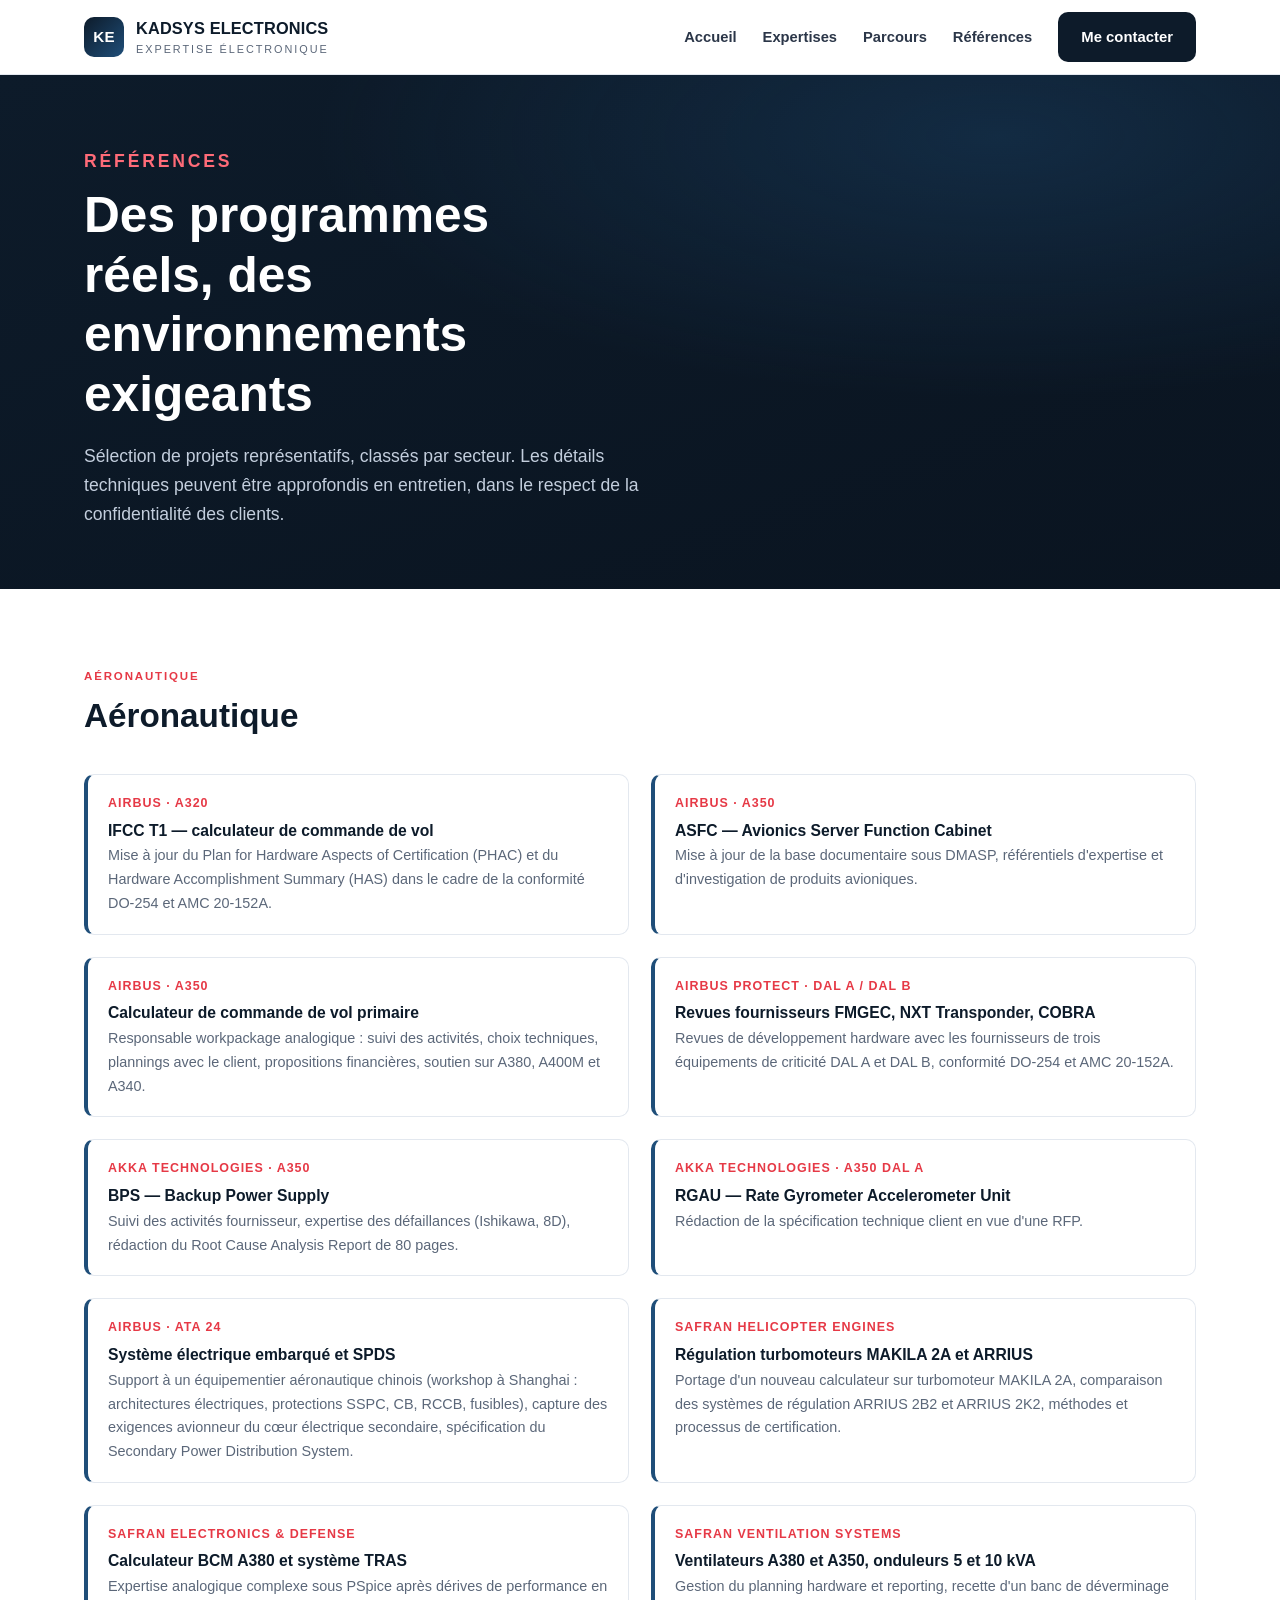
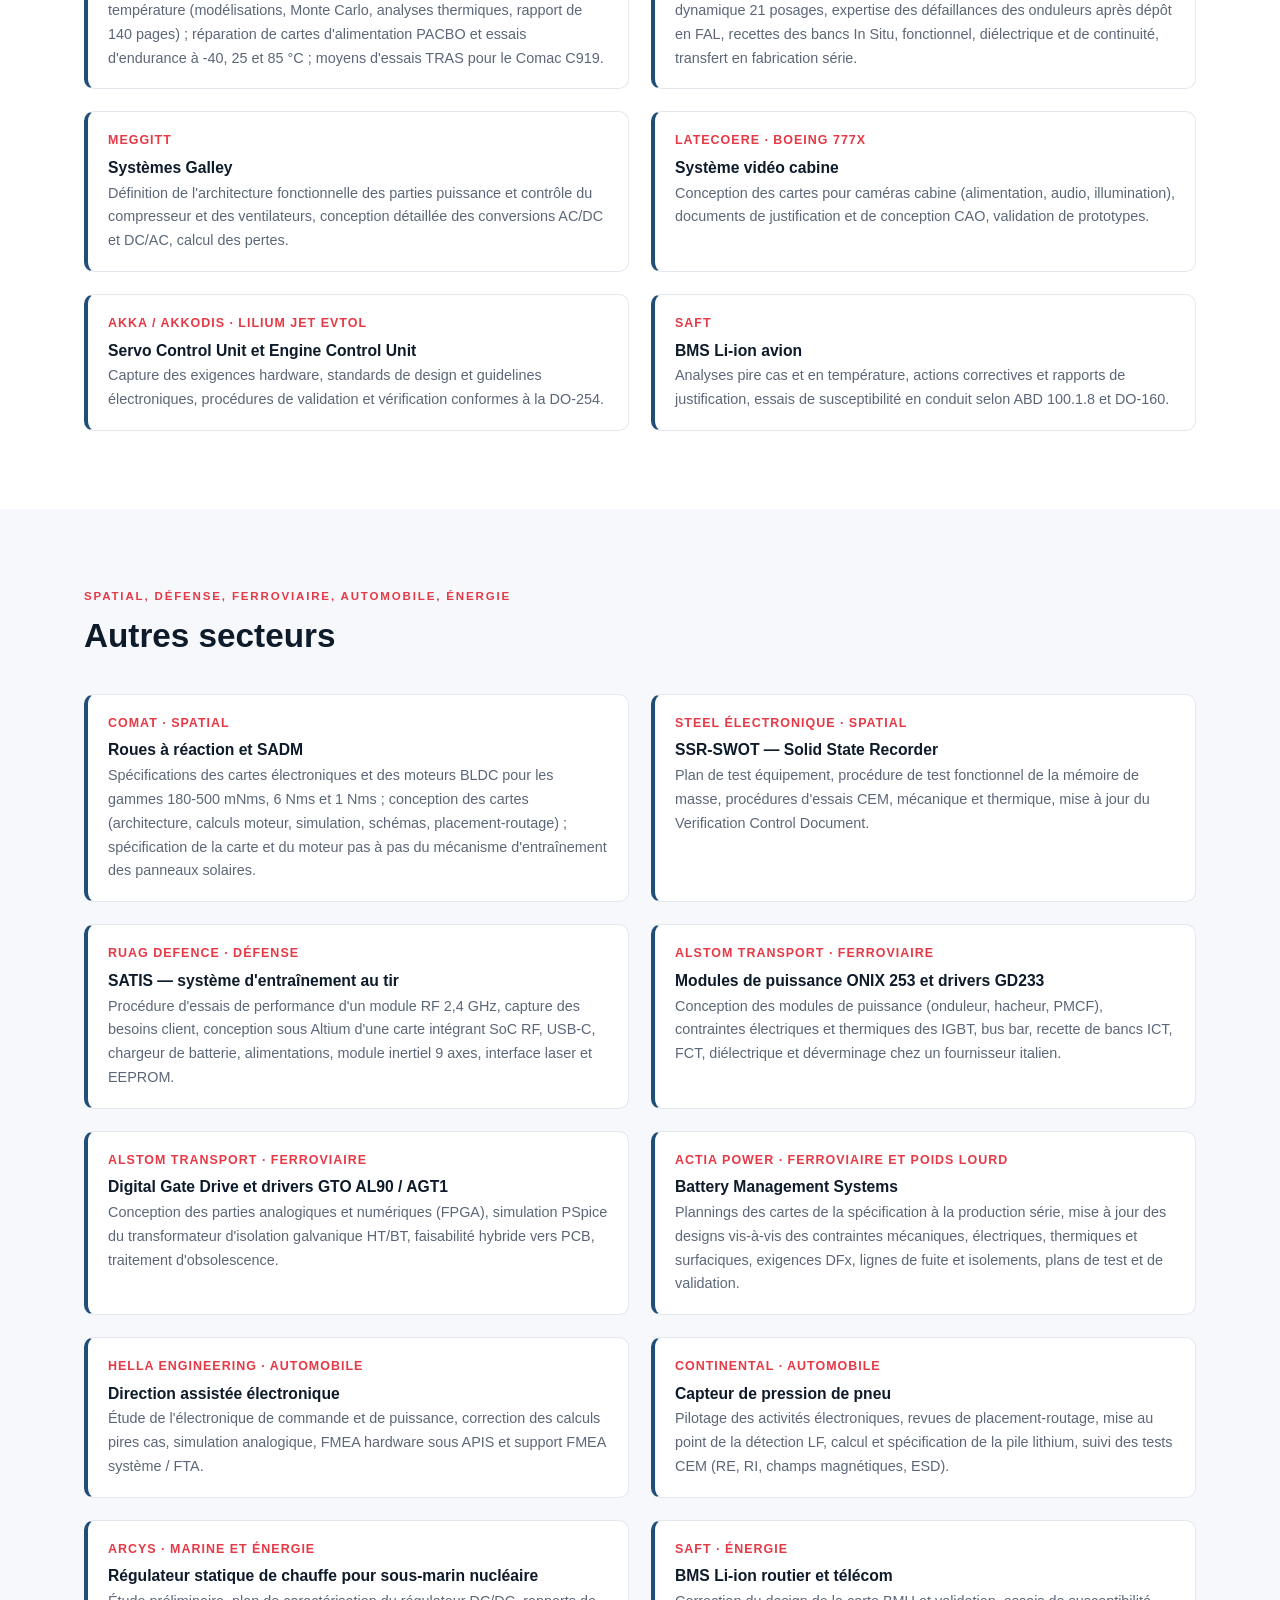
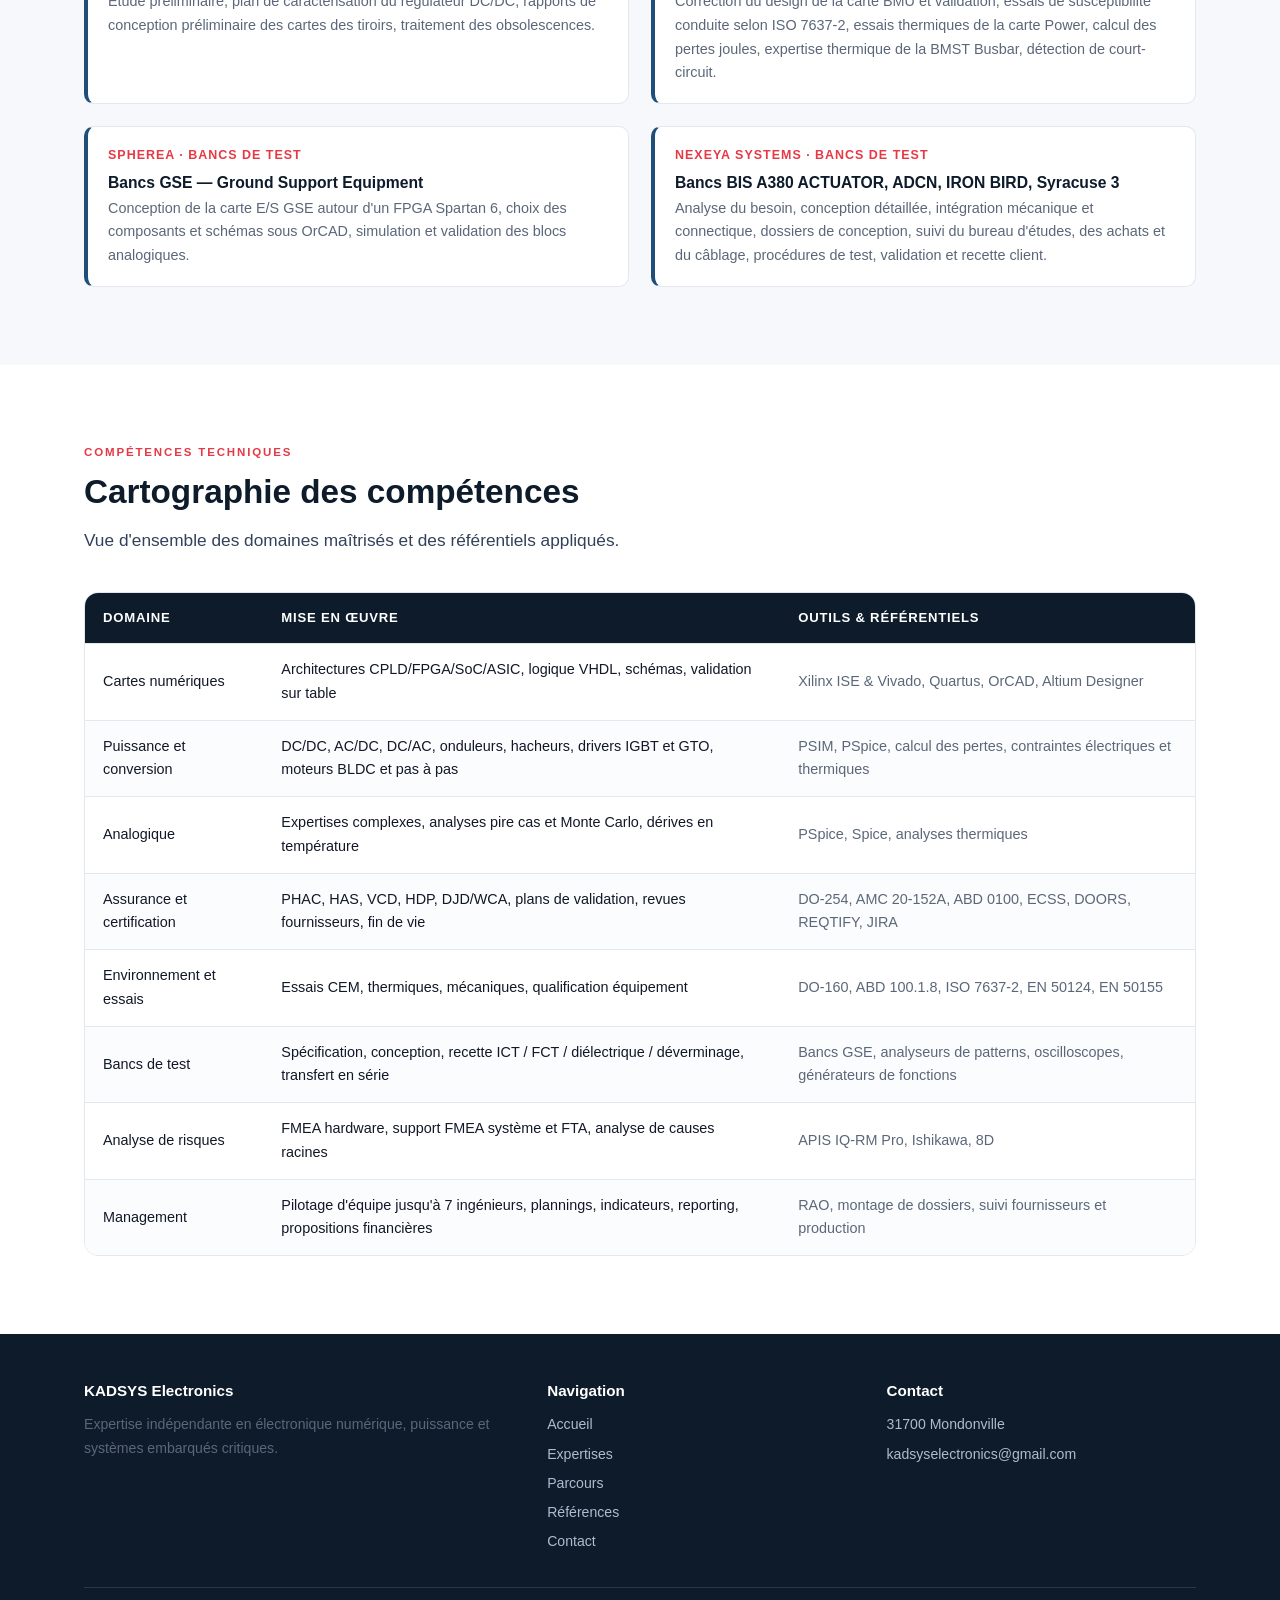
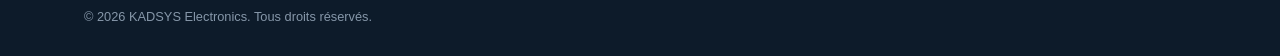
<file: references.html>
<!DOCTYPE html>
<html lang="fr">
<head>
<meta charset="utf-8">
<meta name="viewport" content="width=device-width, initial-scale=1">
<title>Références | KADSYS Electronics</title>
<meta name="description" content="Références projets KADSYS Electronics : calculateurs de vol A320 et A350, roues à réaction spatiales, modules de puissance ferroviaires, BMS Li-ion, direction assistée électronique, bancs de test et essais normatifs.">
<link rel="stylesheet" href="assets/style.css">
</head>
<body>

<header>
  <div class="wrap nav">
    <a class="brand" href="index.html">
      <span class="mark">KE</span>
      <span>
        <b>KADSYS Electronics</b>
        <span>Expertise électronique</span>
      </span>
    </a>
    <button class="burger" aria-label="Ouvrir le menu" aria-expanded="false">&#9776;</button>
    <nav>
      <ul>
        <li><a href="index.html">Accueil</a></li>
        <li><a href="expertises.html">Expertises</a></li>
        <li><a href="parcours.html">Parcours</a></li>
        <li><a href="references.html">Références</a></li>
        <li><a class="btn btn-primary" href="contact.html">Me contacter</a></li>
      </ul>
    </nav>
  </div>
</header>

<section class="hero" style="padding:72px 0 60px">
  <div class="wrap">
    <p class="eyebrow">Références</p>
    <h1>Des programmes réels, des environnements exigeants</h1>
    <p>Sélection de projets représentatifs, classés par secteur. Les détails techniques peuvent être approfondis en entretien, dans le respect de la confidentialité des clients.</p>
  </div>
</section>

<section>
  <div class="wrap">
    <div class="section-head">
      <p class="eyebrow">Aéronautique</p>
      <h2>Aéronautique</h2>
    </div>
    <div class="grid-2">
      <div class="proj">
        <p class="meta">Airbus &middot; A320</p>
        <h4>IFCC T1 — calculateur de commande de vol</h4>
        <p>Mise à jour du Plan for Hardware Aspects of Certification (PHAC) et du Hardware Accomplishment Summary (HAS) dans le cadre de la conformité DO-254 et AMC 20-152A.</p>
      </div>
      <div class="proj">
        <p class="meta">Airbus &middot; A350</p>
        <h4>ASFC — Avionics Server Function Cabinet</h4>
        <p>Mise à jour de la base documentaire sous DMASP, référentiels d'expertise et d'investigation de produits avioniques.</p>
      </div>
      <div class="proj">
        <p class="meta">Airbus &middot; A350</p>
        <h4>Calculateur de commande de vol primaire</h4>
        <p>Responsable workpackage analogique : suivi des activités, choix techniques, plannings avec le client, propositions financières, soutien sur A380, A400M et A340.</p>
      </div>
      <div class="proj">
        <p class="meta">Airbus Protect &middot; DAL A / DAL B</p>
        <h4>Revues fournisseurs FMGEC, NXT Transponder, COBRA</h4>
        <p>Revues de développement hardware avec les fournisseurs de trois équipements de criticité DAL A et DAL B, conformité DO-254 et AMC 20-152A.</p>
      </div>
      <div class="proj">
        <p class="meta">AKKA Technologies &middot; A350</p>
        <h4>BPS — Backup Power Supply</h4>
        <p>Suivi des activités fournisseur, expertise des défaillances (Ishikawa, 8D), rédaction du Root Cause Analysis Report de 80 pages.</p>
      </div>
      <div class="proj">
        <p class="meta">AKKA Technologies &middot; A350 DAL A</p>
        <h4>RGAU — Rate Gyrometer Accelerometer Unit</h4>
        <p>Rédaction de la spécification technique client en vue d'une RFP.</p>
      </div>
      <div class="proj">
        <p class="meta">Airbus &middot; ATA 24</p>
        <h4>Système électrique embarqué et SPDS</h4>
        <p>Support à un équipementier aéronautique chinois (workshop à Shanghai : architectures électriques, protections SSPC, CB, RCCB, fusibles), capture des exigences avionneur du cœur électrique secondaire, spécification du Secondary Power Distribution System.</p>
      </div>
      <div class="proj">
        <p class="meta">Safran Helicopter Engines</p>
        <h4>Régulation turbomoteurs MAKILA 2A et ARRIUS</h4>
        <p>Portage d'un nouveau calculateur sur turbomoteur MAKILA 2A, comparaison des systèmes de régulation ARRIUS 2B2 et ARRIUS 2K2, méthodes et processus de certification.</p>
      </div>
      <div class="proj">
        <p class="meta">Safran Electronics &amp; Defense</p>
        <h4>Calculateur BCM A380 et système TRAS</h4>
        <p>Expertise analogique complexe sous PSpice après dérives de performance en température (modélisations, Monte Carlo, analyses thermiques, rapport de 140 pages) ; réparation de cartes d'alimentation PACBO et essais d'endurance à -40, 25 et 85 °C ; moyens d'essais TRAS pour le Comac C919.</p>
      </div>
      <div class="proj">
        <p class="meta">Safran Ventilation Systems</p>
        <h4>Ventilateurs A380 et A350, onduleurs 5 et 10 kVA</h4>
        <p>Gestion du planning hardware et reporting, recette d'un banc de déverminage dynamique 21 posages, expertise des défaillances des onduleurs après dépôt en FAL, recettes des bancs In Situ, fonctionnel, diélectrique et de continuité, transfert en fabrication série.</p>
      </div>
      <div class="proj">
        <p class="meta">Meggitt</p>
        <h4>Systèmes Galley</h4>
        <p>Définition de l'architecture fonctionnelle des parties puissance et contrôle du compresseur et des ventilateurs, conception détaillée des conversions AC/DC et DC/AC, calcul des pertes.</p>
      </div>
      <div class="proj">
        <p class="meta">Latecoere &middot; Boeing 777X</p>
        <h4>Système vidéo cabine</h4>
        <p>Conception des cartes pour caméras cabine (alimentation, audio, illumination), documents de justification et de conception CAO, validation de prototypes.</p>
      </div>
      <div class="proj">
        <p class="meta">Akka / Akkodis &middot; Lilium Jet eVTOL</p>
        <h4>Servo Control Unit et Engine Control Unit</h4>
        <p>Capture des exigences hardware, standards de design et guidelines électroniques, procédures de validation et vérification conformes à la DO-254.</p>
      </div>
      <div class="proj">
        <p class="meta">SAFT</p>
        <h4>BMS Li-ion avion</h4>
        <p>Analyses pire cas et en température, actions correctives et rapports de justification, essais de susceptibilité en conduit selon ABD 100.1.8 et DO-160.</p>
      </div>
    </div>
  </div>
</section>

<section class="alt">
  <div class="wrap">
    <div class="section-head">
      <p class="eyebrow">Spatial, défense, ferroviaire, automobile, énergie</p>
      <h2>Autres secteurs</h2>
    </div>
    <div class="grid-2">
      <div class="proj">
        <p class="meta">Comat &middot; Spatial</p>
        <h4>Roues à réaction et SADM</h4>
        <p>Spécifications des cartes électroniques et des moteurs BLDC pour les gammes 180-500 mNms, 6 Nms et 1 Nms ; conception des cartes (architecture, calculs moteur, simulation, schémas, placement-routage) ; spécification de la carte et du moteur pas à pas du mécanisme d'entraînement des panneaux solaires.</p>
      </div>
      <div class="proj">
        <p class="meta">Steel Électronique &middot; Spatial</p>
        <h4>SSR-SWOT — Solid State Recorder</h4>
        <p>Plan de test équipement, procédure de test fonctionnel de la mémoire de masse, procédures d'essais CEM, mécanique et thermique, mise à jour du Verification Control Document.</p>
      </div>
      <div class="proj">
        <p class="meta">Ruag Defence &middot; Défense</p>
        <h4>SATIS — système d'entraînement au tir</h4>
        <p>Procédure d'essais de performance d'un module RF 2,4 GHz, capture des besoins client, conception sous Altium d'une carte intégrant SoC RF, USB-C, chargeur de batterie, alimentations, module inertiel 9 axes, interface laser et EEPROM.</p>
      </div>
      <div class="proj">
        <p class="meta">Alstom Transport &middot; Ferroviaire</p>
        <h4>Modules de puissance ONIX 253 et drivers GD233</h4>
        <p>Conception des modules de puissance (onduleur, hacheur, PMCF), contraintes électriques et thermiques des IGBT, bus bar, recette de bancs ICT, FCT, diélectrique et déverminage chez un fournisseur italien.</p>
      </div>
      <div class="proj">
        <p class="meta">Alstom Transport &middot; Ferroviaire</p>
        <h4>Digital Gate Drive et drivers GTO AL90 / AGT1</h4>
        <p>Conception des parties analogiques et numériques (FPGA), simulation PSpice du transformateur d'isolation galvanique HT/BT, faisabilité hybride vers PCB, traitement d'obsolescence.</p>
      </div>
      <div class="proj">
        <p class="meta">Actia Power &middot; Ferroviaire et poids lourd</p>
        <h4>Battery Management Systems</h4>
        <p>Plannings des cartes de la spécification à la production série, mise à jour des designs vis-à-vis des contraintes mécaniques, électriques, thermiques et surfaciques, exigences DFx, lignes de fuite et isolements, plans de test et de validation.</p>
      </div>
      <div class="proj">
        <p class="meta">Hella Engineering &middot; Automobile</p>
        <h4>Direction assistée électronique</h4>
        <p>Étude de l'électronique de commande et de puissance, correction des calculs pires cas, simulation analogique, FMEA hardware sous APIS et support FMEA système / FTA.</p>
      </div>
      <div class="proj">
        <p class="meta">Continental &middot; Automobile</p>
        <h4>Capteur de pression de pneu</h4>
        <p>Pilotage des activités électroniques, revues de placement-routage, mise au point de la détection LF, calcul et spécification de la pile lithium, suivi des tests CEM (RE, RI, champs magnétiques, ESD).</p>
      </div>
      <div class="proj">
        <p class="meta">Arcys &middot; Marine et énergie</p>
        <h4>Régulateur statique de chauffe pour sous-marin nucléaire</h4>
        <p>Étude préliminaire, plan de caractérisation du régulateur DC/DC, rapports de conception préliminaire des cartes des tiroirs, traitement des obsolescences.</p>
      </div>
      <div class="proj">
        <p class="meta">SAFT &middot; Énergie</p>
        <h4>BMS Li-ion routier et télécom</h4>
        <p>Correction du design de la carte BMU et validation, essais de susceptibilité conduite selon ISO 7637-2, essais thermiques de la carte Power, calcul des pertes joules, expertise thermique de la BMST Busbar, détection de court-circuit.</p>
      </div>
      <div class="proj">
        <p class="meta">Spherea &middot; Bancs de test</p>
        <h4>Bancs GSE — Ground Support Equipment</h4>
        <p>Conception de la carte E/S GSE autour d'un FPGA Spartan 6, choix des composants et schémas sous OrCAD, simulation et validation des blocs analogiques.</p>
      </div>
      <div class="proj">
        <p class="meta">Nexeya Systems &middot; Bancs de test</p>
        <h4>Bancs BIS A380 ACTUATOR, ADCN, IRON BIRD, Syracuse 3</h4>
        <p>Analyse du besoin, conception détaillée, intégration mécanique et connectique, dossiers de conception, suivi du bureau d'études, des achats et du câblage, procédures de test, validation et recette client.</p>
      </div>
    </div>
  </div>
</section>

<section>
  <div class="wrap">
    <div class="section-head">
      <p class="eyebrow">Compétences techniques</p>
      <h2>Cartographie des compétences</h2>
      <p class="lead">Vue d'ensemble des domaines maîtrisés et des référentiels appliqués.</p>
    </div>
    <div class="table-wrap">
      <table>
        <thead>
          <tr><th>Domaine</th><th>Mise en œuvre</th><th>Outils &amp; référentiels</th></tr>
        </thead>
        <tbody>
          <tr>
            <td>Cartes numériques</td>
            <td>Architectures CPLD/FPGA/SoC/ASIC, logique VHDL, schémas, validation sur table</td>
            <td>Xilinx ISE &amp; Vivado, Quartus, OrCAD, Altium Designer</td>
          </tr>
          <tr>
            <td>Puissance et conversion</td>
            <td>DC/DC, AC/DC, DC/AC, onduleurs, hacheurs, drivers IGBT et GTO, moteurs BLDC et pas à pas</td>
            <td>PSIM, PSpice, calcul des pertes, contraintes électriques et thermiques</td>
          </tr>
          <tr>
            <td>Analogique</td>
            <td>Expertises complexes, analyses pire cas et Monte Carlo, dérives en température</td>
            <td>PSpice, Spice, analyses thermiques</td>
          </tr>
          <tr>
            <td>Assurance et certification</td>
            <td>PHAC, HAS, VCD, HDP, DJD/WCA, plans de validation, revues fournisseurs, fin de vie</td>
            <td>DO-254, AMC 20-152A, ABD 0100, ECSS, DOORS, REQTIFY, JIRA</td>
          </tr>
          <tr>
            <td>Environnement et essais</td>
            <td>Essais CEM, thermiques, mécaniques, qualification équipement</td>
            <td>DO-160, ABD 100.1.8, ISO 7637-2, EN 50124, EN 50155</td>
          </tr>
          <tr>
            <td>Bancs de test</td>
            <td>Spécification, conception, recette ICT / FCT / diélectrique / déverminage, transfert en série</td>
            <td>Bancs GSE, analyseurs de patterns, oscilloscopes, générateurs de fonctions</td>
          </tr>
          <tr>
            <td>Analyse de risques</td>
            <td>FMEA hardware, support FMEA système et FTA, analyse de causes racines</td>
            <td>APIS IQ-RM Pro, Ishikawa, 8D</td>
          </tr>
          <tr>
            <td>Management</td>
            <td>Pilotage d'équipe jusqu'à 7 ingénieurs, plannings, indicateurs, reporting, propositions financières</td>
            <td>RAO, montage de dossiers, suivi fournisseurs et production</td>
          </tr>
        </tbody>
      </table>
    </div>
  </div>
</section>

<footer>
  <div class="wrap">
    <div class="foot-grid">
      <div>
        <b>KADSYS Electronics</b>
        <p>Expertise indépendante en électronique numérique, puissance et systèmes embarqués critiques.</p>
      </div>
      <div>
        <b>Navigation</b>
        <ul>
          <li><a href="index.html">Accueil</a></li>
          <li><a href="expertises.html">Expertises</a></li>
          <li><a href="parcours.html">Parcours</a></li>
          <li><a href="references.html">Références</a></li>
          <li><a href="contact.html">Contact</a></li>
        </ul>
      </div>
      <div>
        <b>Contact</b>
        <ul>
          <li>31700 Mondonville</li>
          <li><a href="mailto:kadsyselectronics@gmail.com">kadsyselectronics@gmail.com</a></li>
        </ul>
      </div>
    </div>
    <div class="foot-bottom">
      &copy; <span id="year">2026</span> KADSYS Electronics. Tous droits réservés.
    </div>
  </div>
</footer>

<script src="assets/script.js"></script>
</body>
</html>
</file>
<file: assets/style.css>
/* KADSYS Electronics — feuille de style principale */
:root{
  --navy:#0d1b2a;
  --navy-2:#132a41;
  --steel:#1f4e79;
  --accent:#e63946;
  --accent-soft:#ff6b78;
  --line:#e3e8ef;
  --bg:#ffffff;
  --bg-alt:#f6f8fb;
  --ink:#111827;
  --muted:#5b6779;
  --radius:14px;
  --shadow:0 10px 30px rgba(13,27,42,.08);
  --max:1160px;
}
*{box-sizing:border-box;margin:0;padding:0}
html{scroll-behavior:smooth;scroll-padding-top:80px}
body{
  font-family:"Segoe UI",Roboto,Helvetica,Arial,sans-serif;
  color:var(--ink);background:var(--bg);line-height:1.65;
  -webkit-font-smoothing:antialiased;
}
img{max-width:100%;display:block}
a{color:var(--steel);text-decoration:none}
a:hover{text-decoration:underline}
.wrap{max-width:var(--max);margin:0 auto;padding:0 24px}
.eyebrow{
  text-transform:uppercase;letter-spacing:.16em;font-size:.72rem;
  font-weight:700;color:var(--accent);margin-bottom:10px;
}
h1,h2,h3,h4{line-height:1.2;font-weight:700;color:var(--navy)}
h2{font-size:clamp(1.6rem,2.6vw,2.2rem);margin-bottom:14px}
h3{font-size:1.12rem;margin-bottom:8px}
p{color:var(--muted)}
.lead{font-size:1.08rem;color:#33415c}
section{padding:78px 0}
section.alt{background:var(--bg-alt)}
.section-head{max-width:720px;margin-bottom:38px}

/* ---------- Header ---------- */
header{
  position:sticky;top:0;z-index:50;background:rgba(255,255,255,.92);
  backdrop-filter:blur(10px);border-bottom:1px solid var(--line);
}
.nav{display:flex;align-items:center;justify-content:space-between;height:74px}
.brand{display:flex;align-items:center;gap:12px}
.brand .mark{
  width:40px;height:40px;border-radius:10px;flex:0 0 40px;
  background:linear-gradient(135deg,var(--navy),var(--steel));
  display:grid;place-items:center;color:#fff;font-weight:800;font-size:.95rem;letter-spacing:.02em;
}
.brand b{display:block;font-size:1.02rem;color:var(--navy);letter-spacing:.01em}
.brand span{display:block;font-size:.68rem;letter-spacing:.18em;text-transform:uppercase;color:var(--muted)}
nav ul{display:flex;gap:26px;list-style:none;align-items:center}
nav a{font-size:.92rem;font-weight:600;color:#2b3648}
nav a:hover{color:var(--accent);text-decoration:none}
.btn{
  display:inline-block;padding:12px 22px;border-radius:10px;font-weight:700;font-size:.93rem;
  border:1.5px solid transparent;transition:.18s;
}
.btn-primary{background:var(--navy);color:#fff}
.btn-primary:hover{background:var(--steel);text-decoration:none}
.btn-ghost{border-color:var(--navy);color:var(--navy)}
.btn-ghost:hover{background:var(--navy);color:#fff;text-decoration:none}
.burger{display:none;background:none;border:0;font-size:1.5rem;color:var(--navy);cursor:pointer}

/* ---------- Hero ---------- */
.hero{
  background:
    radial-gradient(1100px 420px at 78% 12%, rgba(31,78,121,.35), transparent 62%),
    linear-gradient(160deg,var(--navy) 0%,#0a1420 100%);
  color:#fff;padding:96px 0 88px;
}
.hero h1{color:#fff;font-size:clamp(2rem,4.2vw,3.1rem);max-width:16ch;margin-bottom:18px}
.hero p{color:#c3cedd;font-size:1.1rem;max-width:62ch}
.hero .eyebrow{color:var(--accent-soft)}
.hero-actions{display:flex;gap:14px;flex-wrap:wrap;margin-top:30px}
.hero .btn-primary{background:var(--accent)}
.hero .btn-primary:hover{background:#c92b38}
.hero .btn-ghost{border-color:rgba(255,255,255,.55);color:#fff}
.hero .btn-ghost:hover{background:#fff;color:var(--navy)}
.hero-grid{display:grid;grid-template-columns:1.15fr .85fr;gap:54px;align-items:center}
.tagcloud{display:flex;flex-wrap:wrap;gap:9px;margin-top:26px}
.tag{
  font-size:.78rem;font-weight:600;padding:6px 12px;border-radius:999px;
  background:rgba(255,255,255,.09);border:1px solid rgba(255,255,255,.18);color:#dbe4f0;
}

/* ---------- Stats ---------- */
.stats{
  display:grid;grid-template-columns:repeat(4,1fr);gap:18px;
  background:#fff;border:1px solid var(--line);border-radius:var(--radius);
  box-shadow:var(--shadow);padding:26px;margin-top:-46px;position:relative;z-index:2;
}
.stat b{display:block;font-size:1.9rem;color:var(--navy);line-height:1.1}
.stat span{font-size:.85rem;color:var(--muted)}

/* ---------- Cards ---------- */
.grid-3{display:grid;grid-template-columns:repeat(3,1fr);gap:22px}
.grid-2{display:grid;grid-template-columns:repeat(2,1fr);gap:22px}
.grid-4{display:grid;grid-template-columns:repeat(4,1fr);gap:22px}
.card{
  background:#fff;border:1px solid var(--line);border-radius:var(--radius);
  padding:26px;transition:.2s;height:100%;
}
.card:hover{box-shadow:var(--shadow);transform:translateY(-3px)}
.card .ico{
  width:44px;height:44px;border-radius:11px;background:#eef3f9;color:var(--steel);
  display:grid;place-items:center;font-weight:800;font-size:1.05rem;margin-bottom:16px;
}
.card p{font-size:.94rem}
.card ul{margin:10px 0 0 0;padding-left:18px}
.card li{font-size:.92rem;color:var(--muted);margin-bottom:6px}

/* ---------- Skills ---------- */
.skill-block{background:#fff;border:1px solid var(--line);border-radius:var(--radius);padding:24px;height:100%}
.skill-block h3{display:flex;align-items:center;gap:10px}
.skill-block h3 .dot{width:9px;height:9px;border-radius:50%;background:var(--accent);flex:0 0 9px}
.chips{display:flex;flex-wrap:wrap;gap:7px;margin-top:14px}
.chip{
  font-size:.76rem;font-weight:600;padding:5px 10px;border-radius:6px;
  background:var(--bg-alt);border:1px solid var(--line);color:#3c4a5e;
}

/* ---------- Timeline ---------- */
.timeline{position:relative;margin-top:10px}
.timeline::before{
  content:"";position:absolute;left:172px;top:6px;bottom:6px;width:2px;background:var(--line);
}
.job{display:grid;grid-template-columns:160px 22px 1fr;gap:0 18px;padding:16px 0;align-items:start}
.job .period{font-size:.82rem;font-weight:700;color:var(--steel);text-align:right;padding-top:2px}
.job .node{
  width:12px;height:12px;border-radius:50%;background:#fff;border:3px solid var(--steel);
  margin:6px auto 0;
}
.job.current .node{border-color:var(--accent);background:var(--accent)}
.job h4{font-size:1rem;margin-bottom:2px}
.job .co{font-size:.86rem;font-weight:600;color:#3c4a5e;margin-bottom:6px}
.job ul{padding-left:18px}
.job li{font-size:.9rem;color:var(--muted);margin-bottom:4px}

/* ---------- Projects ---------- */
.proj{
  background:#fff;border:1px solid var(--line);border-left:4px solid var(--steel);
  border-radius:10px;padding:18px 20px;
}
.proj h4{font-size:.98rem;margin-bottom:4px}
.proj .meta{font-size:.78rem;text-transform:uppercase;letter-spacing:.08em;color:var(--accent);font-weight:700;margin-bottom:8px}
.proj p{font-size:.9rem}

/* ---------- Compliance table ---------- */
.table-wrap{overflow-x:auto;border:1px solid var(--line);border-radius:var(--radius);background:#fff}
table{border-collapse:collapse;width:100%;min-width:620px}
th,td{padding:14px 18px;text-align:left;font-size:.9rem;border-bottom:1px solid var(--line)}
th{background:var(--navy);color:#fff;font-size:.82rem;text-transform:uppercase;letter-spacing:.06em}
td:last-child{color:var(--muted)}
tr:last-child td{border-bottom:0}
tr:nth-child(even) td{background:#fbfcfe}

/* ---------- Contact ---------- */
.contact-grid{display:grid;grid-template-columns:.95fr 1.05fr;gap:34px;align-items:start}
.info-card{
  background:#fff;border:1px solid var(--line);border-radius:var(--radius);
  padding:26px;box-shadow:var(--shadow);
}
.info-row{display:flex;gap:14px;padding:14px 0;border-bottom:1px dashed var(--line)}
.info-row:last-child{border-bottom:0}
.info-row .ico{
  width:38px;height:38px;flex:0 0 38px;border-radius:10px;background:#eef3f9;
  display:grid;place-items:center;color:var(--steel);font-weight:800;font-size:.95rem;
}
.info-row b{display:block;font-size:.78rem;text-transform:uppercase;letter-spacing:.09em;color:var(--muted);font-weight:700}
.info-row a,.info-row span{font-size:.98rem;color:var(--navy);font-weight:600}
form{background:#fff;border:1px solid var(--line);border-radius:var(--radius);padding:26px}
label{display:block;font-size:.82rem;font-weight:700;color:#2b3648;margin:0 0 6px}
input,textarea,select{
  width:100%;padding:12px 14px;border:1px solid var(--line);border-radius:9px;
  font:inherit;font-size:.94rem;color:var(--ink);background:#fcfdff;margin-bottom:16px;
}
input:focus,textarea:focus,select:focus{outline:2px solid rgba(31,78,121,.25);border-color:var(--steel)}
textarea{min-height:130px;resize:vertical}
.form-note{font-size:.8rem;color:var(--muted);margin-top:10px}
.form-ok{
  display:none;background:#eaf7ef;border:1px solid #bfe4cd;color:#1c6b3a;
  border-radius:9px;padding:12px 14px;font-size:.88rem;margin-bottom:16px;
}

/* ---------- Footer ---------- */
footer{background:var(--navy);color:#aebdcd;padding:44px 0 28px;font-size:.88rem}
.foot-grid{display:grid;grid-template-columns:1.4fr 1fr 1fr;gap:30px}
footer b{color:#fff;display:block;margin-bottom:10px;font-size:.95rem}
footer ul{list-style:none}
footer li{margin-bottom:6px}
footer a{color:#aebdcd}
footer a:hover{color:#fff}
.foot-bottom{border-top:1px solid rgba(255,255,255,.12);margin-top:28px;padding-top:18px;font-size:.8rem;color:#8697a9}

/* ---------- Responsive ---------- */
@media (max-width:960px){
  .hero-grid,.contact-grid{grid-template-columns:1fr;gap:34px}
  .grid-3,.grid-4{grid-template-columns:repeat(2,1fr)}
  .stats{grid-template-columns:repeat(2,1fr);margin-top:24px}
  .foot-grid{grid-template-columns:1fr 1fr}
}
@media (max-width:720px){
  header nav{display:none}
  header nav.open{
    display:block;position:absolute;top:74px;left:0;right:0;background:#fff;
    border-bottom:1px solid var(--line);padding:18px 24px;
  }
  header nav.open ul{flex-direction:column;align-items:flex-start;gap:14px}
  .burger{display:block}
  .grid-3,.grid-4,.grid-2{grid-template-columns:1fr}
  section{padding:56px 0}
  .timeline::before{left:7px}
  .job{grid-template-columns:22px 1fr;gap:0 14px}
  .job .period{grid-column:2;text-align:left;margin-bottom:4px}
  .job .node{grid-row:1 / span 2}
  .job .body{grid-column:2}
}
</file>
